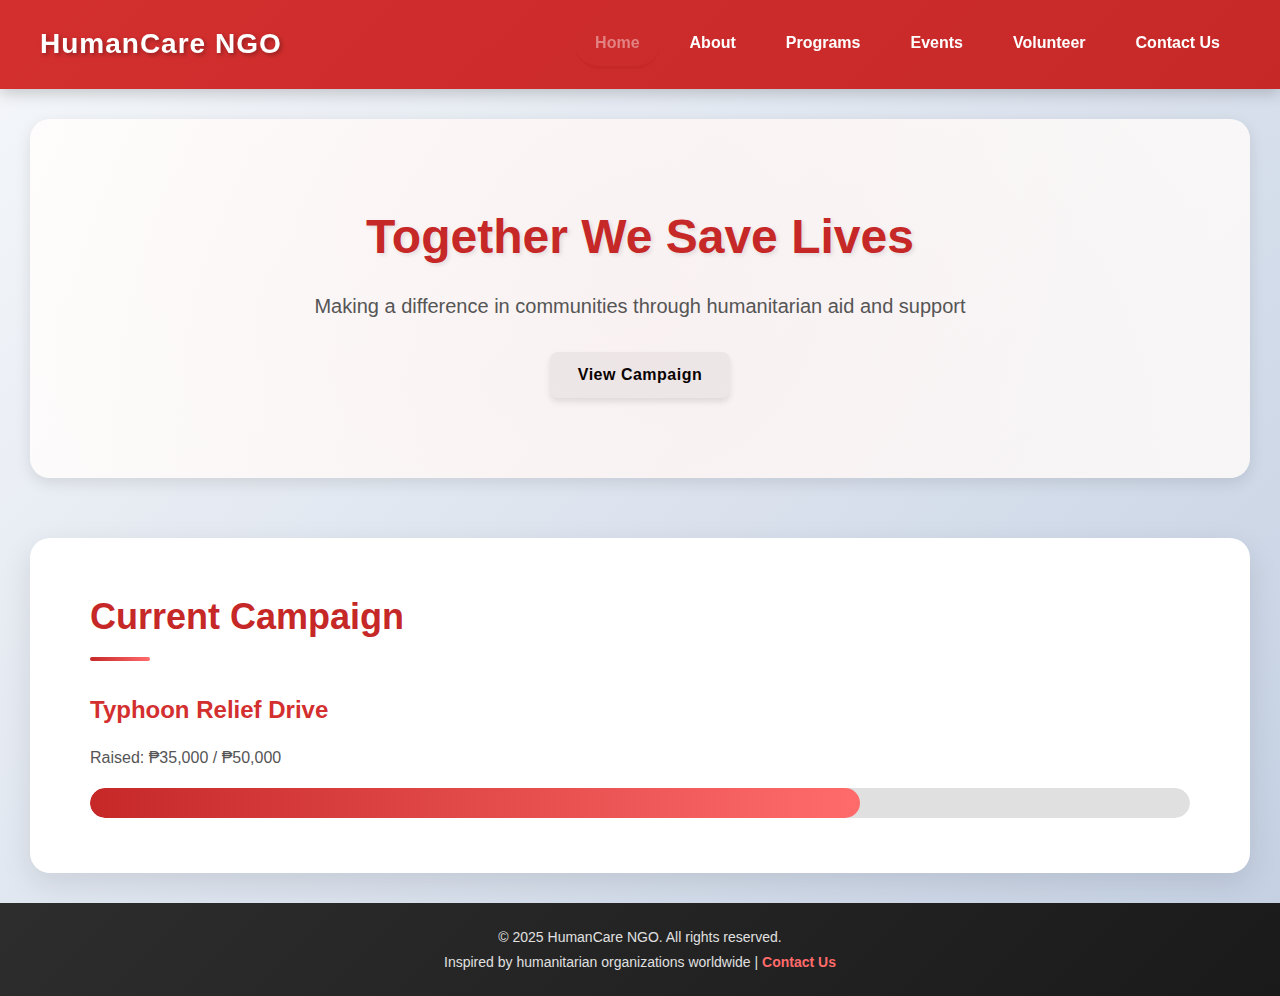
<file: index.html>
<!DOCTYPE html>
<html lang="en">
<head>
    <meta charset="UTF-8">
    <meta name="viewport" content="width=device-width, initial-scale=1.0">
    <title>Home | HumanCare NGO</title>
    <link rel="stylesheet" href="CSS_File/style.css">
</head>
<body>

<nav>
    <h2>HumanCare NGO</h2>
    <div class="links">
        <a href="index.html">Home</a>
        <a href="about.html">About</a>
        <a href="programs.html">Programs</a>
        <a href="events.html">Events</a>
        <a href="volunteer.html">Volunteer</a>
        <a href="contacts.html">Contact Us</a>
    </div>
</nav>

<header class="hero">
    <h1>Together We Save Lives</h1>
    <p>Making a difference in communities through humanitarian aid and support</p>
    <button onclick="openModal()">View Campaign</button>
</header>   

<section class="section">
    <h2>Current Campaign</h2>
    <div id="dynamicCampaign"></div>
</section>

<div id="modal" class="modal">
    <div class="modal-content">
        <span class="close" onclick="closeModal()">&times;</span>
        <h3>Disaster Relief Campaign</h3>
        <p>Your help brings hope to affected families.</p>
    </div>
</div>


<footer>
    <div class="footer-bottom">
        <p>&copy; 2025 HumanCare NGO. All rights reserved.</p>
        <p>Inspired by humanitarian organizations worldwide | <a href="contacts.html">Contact Us</a></p>
    </div>
</footer>

 
<script src="Script_File/script.js"></script>
</body>
</html>
</file>
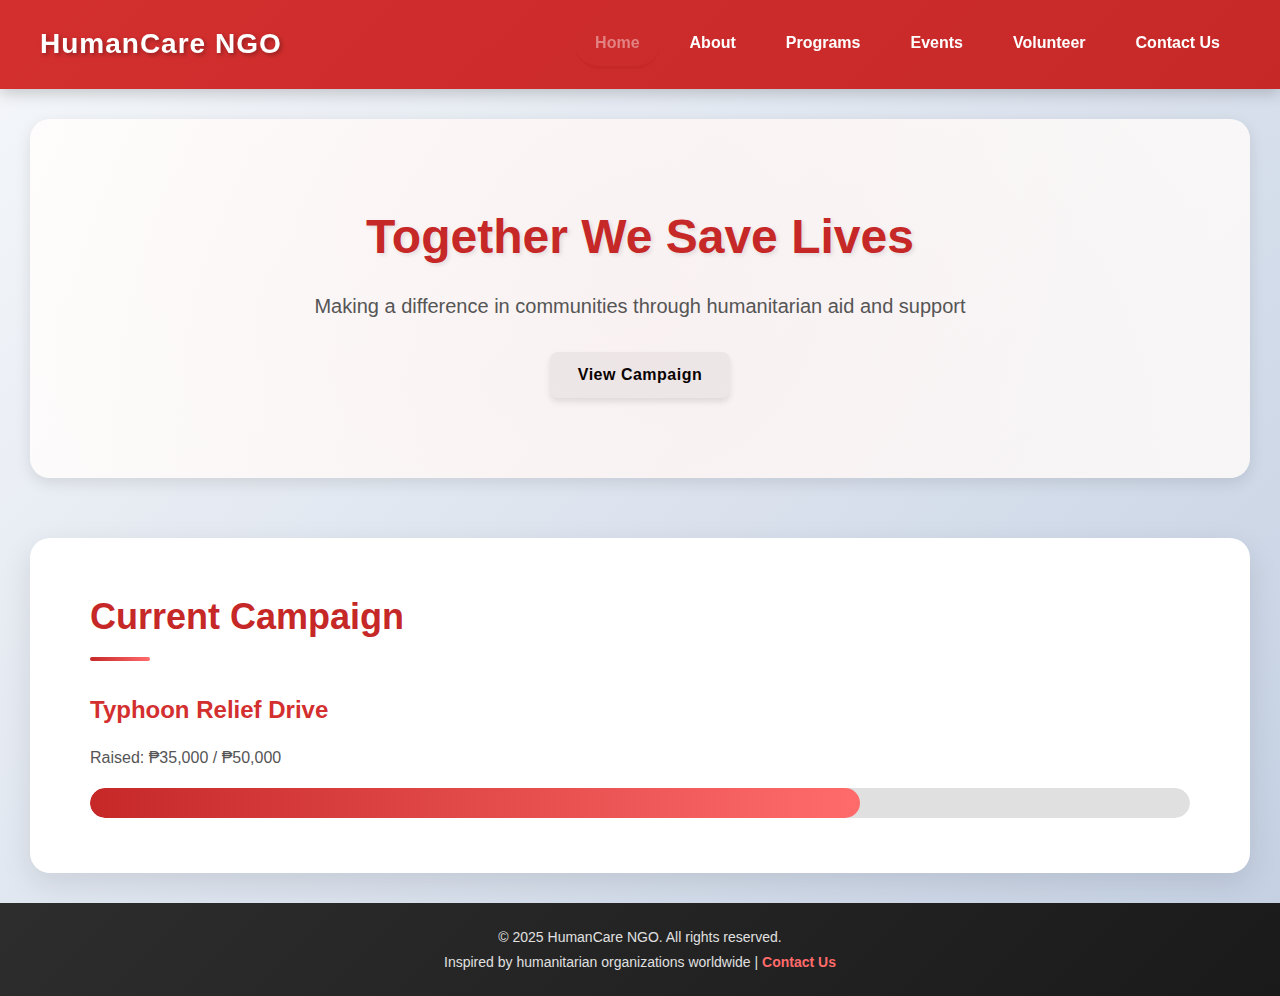
<file: HTML_Files/index.html>
<!DOCTYPE html>
<html lang="en">
<head>
    <meta charset="UTF-8">
    <meta name="viewport" content="width=device-width, initial-scale=1.0">
    <title>Home | HumanCare NGO</title>
    <link rel="stylesheet" href="../CSS_File/style.css">
</head>
<body>

<nav>
    <h2>HumanCare NGO</h2>
    <div class="links">
        <a href="index.html">Home</a>
        <a href="about.html">About</a>
        <a href="programs.html">Programs</a>
        <a href="events.html">Events</a>
        <a href="volunteer.html">Volunteer</a>
        <a href="contacts.html">Contact Us</a>
    </div>
</nav>

<header class="hero">
    <h1>Together We Save Lives</h1>
    <p>Making a difference in communities through humanitarian aid and support</p>
    <button onclick="openModal()">View Campaign</button>
</header>   

<section class="section">
    <h2>Current Campaign</h2>
    <div id="dynamicCampaign"></div>
</section>

<div id="modal" class="modal">
    <div class="modal-content">
        <span class="close" onclick="closeModal()">&times;</span>
        <h3>Disaster Relief Campaign</h3>
        <p>Your help brings hope to affected families.</p>
    </div>
</div>


<footer>
    <div class="footer-bottom">
        <p>&copy; 2025 HumanCare NGO. All rights reserved.</p>
        <p>Inspired by humanitarian organizations worldwide | <a href="contacts.html">Contact Us</a></p>
    </div>
</footer>


<link rel="stylesheet" href="../CSS_File/style.css">    
<script src="../Script_File/script.js"></script>
</body>
</html>
</file>
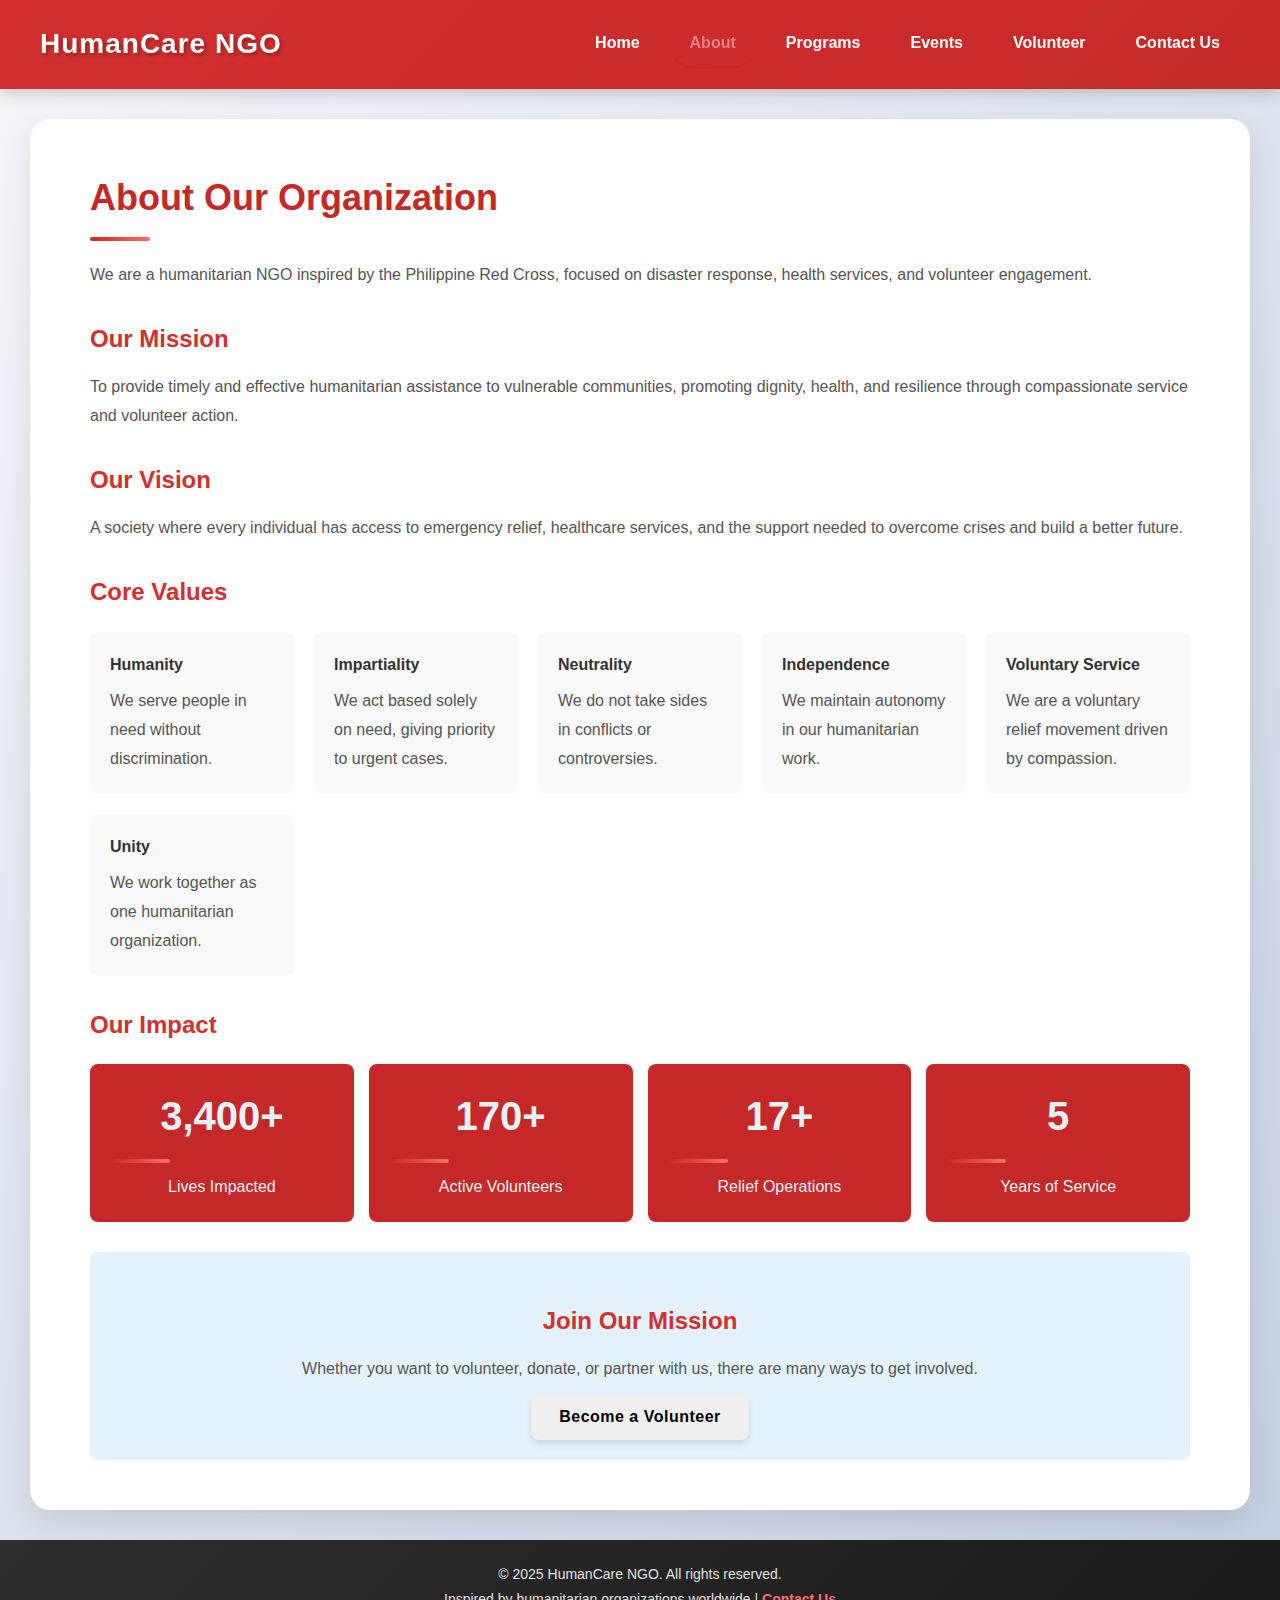
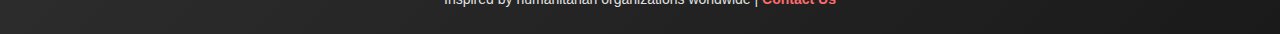
<file: about.html>
<!DOCTYPE html>
<html lang="en">
<head>
    <meta charset="UTF-8">
    <meta name="viewport" content="width=device-width, initial-scale=1.0">
    <title>About | HumanCare NGO</title>
    <link rel="stylesheet" href="CSS_File/style.css">
</head>
<body>

<nav>
    <h2>HumanCare NGO</h2>
    <div class="links">
        <a href="index.html">Home</a>
        <a href="about.html">About</a>
        <a href="programs.html">Programs</a>
        <a href="events.html">Events</a>
        <a href="volunteer.html">Volunteer</a>
        <a href="contacts.html">Contact Us</a>
    </div>
</nav>

<section class="section">
    <h2>About Our Organization</h2>
    <p>We are a humanitarian NGO inspired by the Philippine Red Cross, focused on disaster response, health services, and volunteer engagement.</p>
    
    <h3 style="margin-top: 30px;">Our Mission</h3>
    <p>To provide timely and effective humanitarian assistance to vulnerable communities, promoting dignity, health, and resilience through compassionate service and volunteer action.</p>
    
    <h3 style="margin-top: 30px;">Our Vision</h3>
    <p>A society where every individual has access to emergency relief, healthcare services, and the support needed to overcome crises and build a better future.</p>
    
    <h3 style="margin-top: 30px;">Core Values</h3>
    <div style="display: grid; grid-template-columns: repeat(auto-fit, minmax(200px, 1fr)); gap: 20px; margin-top: 20px;">
        <div style="padding: 20px; background: #f9f9f9; border-radius: 8px;">
            <strong>Humanity</strong>
            <p style="margin-top: 10px;">We serve people in need without discrimination.</p>
        </div>
        <div style="padding: 20px; background: #f9f9f9; border-radius: 8px;">
            <strong>Impartiality</strong>
            <p style="margin-top: 10px;">We act based solely on need, giving priority to urgent cases.</p>
        </div>
        <div style="padding: 20px; background: #f9f9f9; border-radius: 8px;">
            <strong>Neutrality</strong>
            <p style="margin-top: 10px;">We do not take sides in conflicts or controversies.</p>
        </div>
        <div style="padding: 20px; background: #f9f9f9; border-radius: 8px;">
            <strong>Independence</strong>
            <p style="margin-top: 10px;">We maintain autonomy in our humanitarian work.</p>
        </div>
        <div style="padding: 20px; background: #f9f9f9; border-radius: 8px;">
            <strong>Voluntary Service</strong>
            <p style="margin-top: 10px;">We are a voluntary relief movement driven by compassion.</p>
        </div>
        <div style="padding: 20px; background: #f9f9f9; border-radius: 8px;">
            <strong>Unity</strong>
            <p style="margin-top: 10px;">We work together as one humanitarian organization.</p>
        </div>
    </div>
    
    <h3 style="margin-top: 30px;">Our Impact</h3>
    <div style="display: grid; grid-template-columns: repeat(auto-fit, minmax(150px, 1fr)); gap: 15px; margin-top: 20px; text-align: center;">
        <div style="padding: 20px; background: #c62828; color: white; border-radius: 8px;">
            <h2 id="livesImpacted" style="margin: 0; font-size: 2.5em;color:#e3f2fd">0</h2>
            <p style="margin: 10px 0 0 0; color:#e3f2fd">Lives Impacted</p>
        </div>
        <div style="padding: 20px; background: #c62828; color: white; border-radius: 8px;">
            <h2 id="volunteers" style="margin: 0; font-size: 2.5em;color:#e3f2fd">0</h2>
            <p style="margin: 10px 0 0 0;color:#e3f2fd">Active Volunteers</p>
        </div>
        <div style="padding: 20px; background: #c62828; color: white; border-radius: 8px;">
            <h2 id="operations" style="margin: 0; font-size: 2.5em;color: #e3f2fd;">0</h2>
            <p style="margin: 10px 0 0 0;color: #e3f2fd">Relief Operations</p>
        </div>
        <div style="padding: 20px; background: #c62828; color: white; border-radius: 8px;">
            <h2 id="yearsService" style="margin: 0; font-size: 2.5em;color: #e3f2fd;">0</h2>
            <p style="margin: 10px 0 0 0;color:#e3f2fd">Years of Service</p>
        </div>
    </div>
    
    <div style="margin-top: 30px; padding: 20px; background: #e3f2fd; border-radius: 8px; text-align: center;">
        <h3>Join Our Mission</h3>
        <p>Whether you want to volunteer, donate, or partner with us, there are many ways to get involved.</p>
        <button onclick="window.location.href='volunteer.html'" style="margin-top: 10px;">Become a Volunteer</button>
    </div>
</section>


<footer>  
    <div class="footer-bottom">
        <p>&copy; 2025 HumanCare NGO. All rights reserved.</p>
        <p>Inspired by humanitarian organizations worldwide | <a href="contacts.html">Contact Us</a></p>
    </div>
</footer>

<link rel="stylesheet" href="CSS_File/style.css">
<script src="Script_File/script.js"></script>
</body>
</html>
</file>
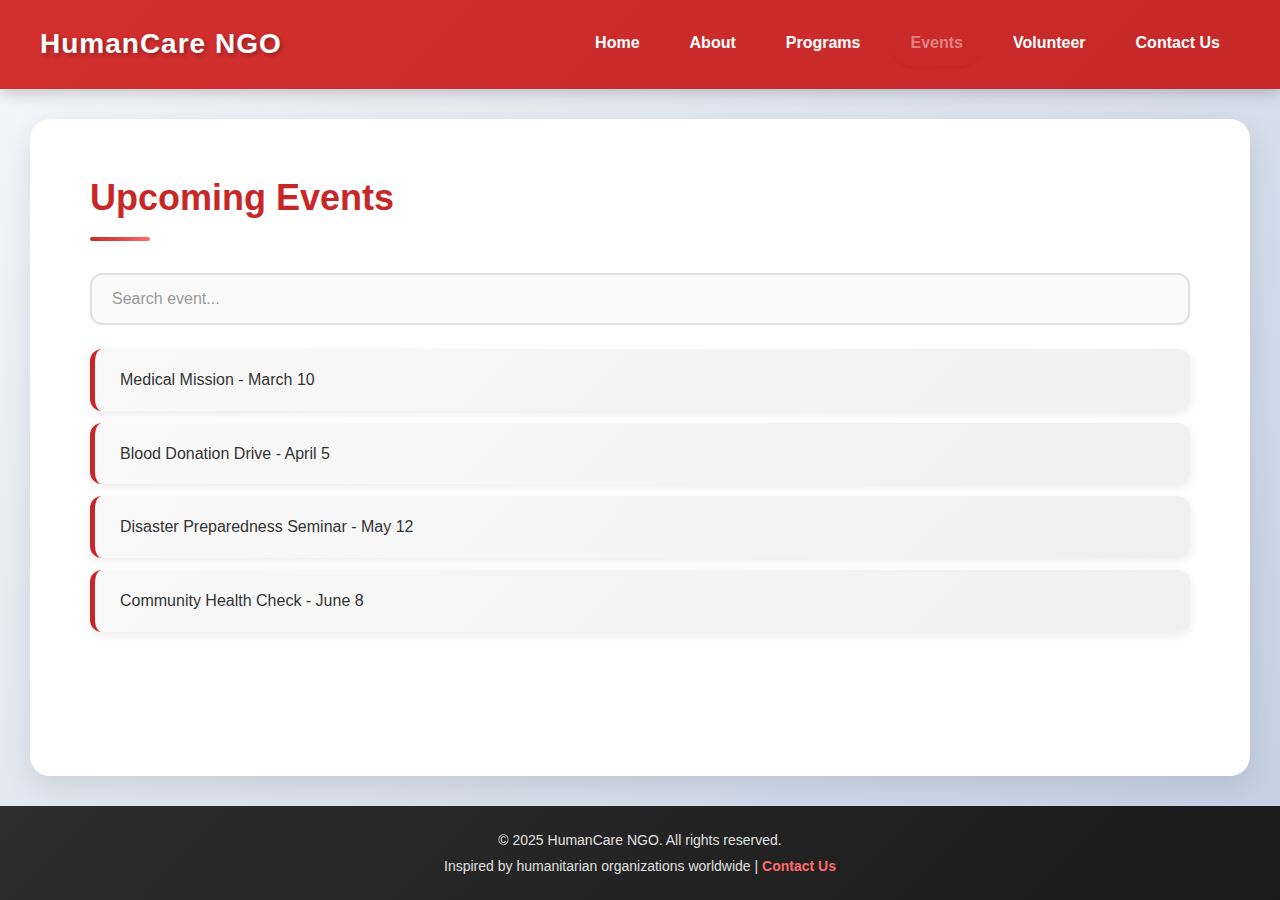
<file: events.html>
<!DOCTYPE html>
<html lang="en">
<head>
    <meta charset="UTF-8">
    <meta name="viewport" content="width=device-width, initial-scale=1.0">
    <title>Events | HumanCare NGO</title>
    <link rel="stylesheet" href="CSS_File/style.css">
</head>
<body>

<nav>
    <h2>HumanCare NGO</h2>
    <div class="links">
        <a href="index.html">Home</a>
        <a href="about.html">About</a>
        <a href="programs.html">Programs</a>
        <a href="events.html">Events</a>
        <a href="volunteer.html">Volunteer</a>
        <a href="contacts.html">Contact Us</a>
    </div>
</nav>

<section class="section">
    <h2>Upcoming Events</h2>
    <input type="text" id="searchEvent" placeholder="Search event..." onkeyup="filterEvents()">
    <ul id="eventList"></ul>
</section>


<footer>  
    <div class="footer-bottom">
        <p>&copy; 2025 HumanCare NGO. All rights reserved.</p>
        <p>Inspired by humanitarian organizations worldwide | <a href="contacts.html">Contact Us</a></p>
    </div>
</footer>


<link rel="stylesheet" href="CSS_File/style.css">
<script src="Script_File/script.js"></script>
</body>
</html>
</file>
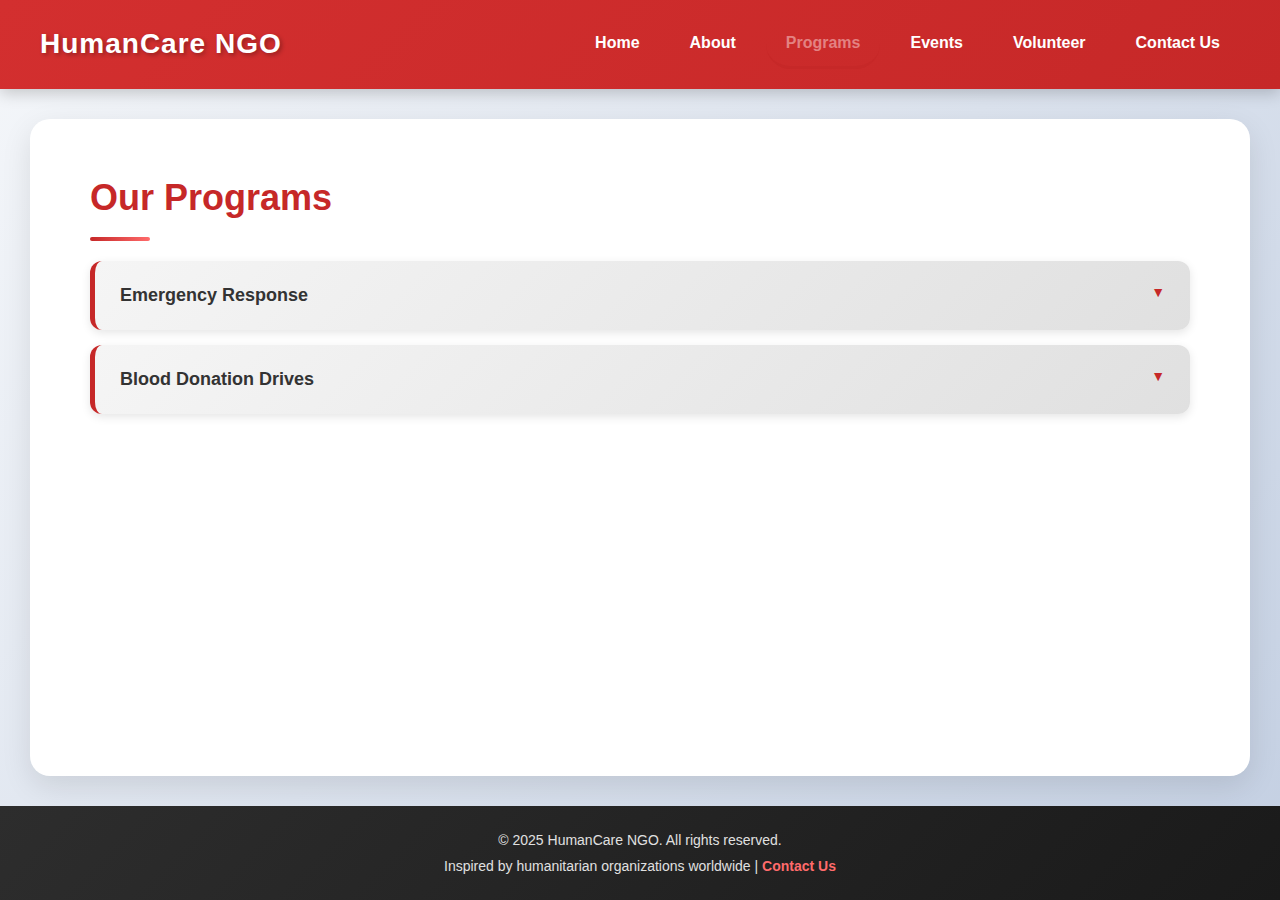
<file: programs.html>
<!DOCTYPE html>
<html lang="en">
<head>
    <meta charset="UTF-8">
    <meta name="viewport" content="width=device-width, initial-scale=1.0">
    <title>Programs | HumanCare NGO</title>
    <link rel="stylesheet" href="CSS_File/style.css">
</head>
<body>

<nav>
    <h2>HumanCare NGO</h2>
    <div class="links">
        <a href="index.html">Home</a>
        <a href="about.html">About</a>
        <a href="programs.html">Programs</a>
        <a href="events.html">Events</a>
        <a href="volunteer.html">Volunteer</a>
        <a href="contacts.html">Contact Us</a>
    </div>
</nav>

<section class="section">
    <h2>Our Programs</h2>

    <div class="accordion" onclick="toggleAccordion(this)">
        Emergency Response
    </div>
    <div class="panel">Immediate assistance during disasters and emergencies.</div>

    <div class="accordion" onclick="toggleAccordion(this)">
        Blood Donation Drives
    </div>
    <div class="panel">Organized blood donation events to save lives.</div>

</section>

<footer>  
    <div class="footer-bottom">
        <p>&copy; 2025 HumanCare NGO. All rights reserved.</p>
        <p>Inspired by humanitarian organizations worldwide | <a href="contacts.html">Contact Us</a></p>
    </div>
</footer>

<script src="Script_File/script.js"></script>
</body>
</html>
</file>
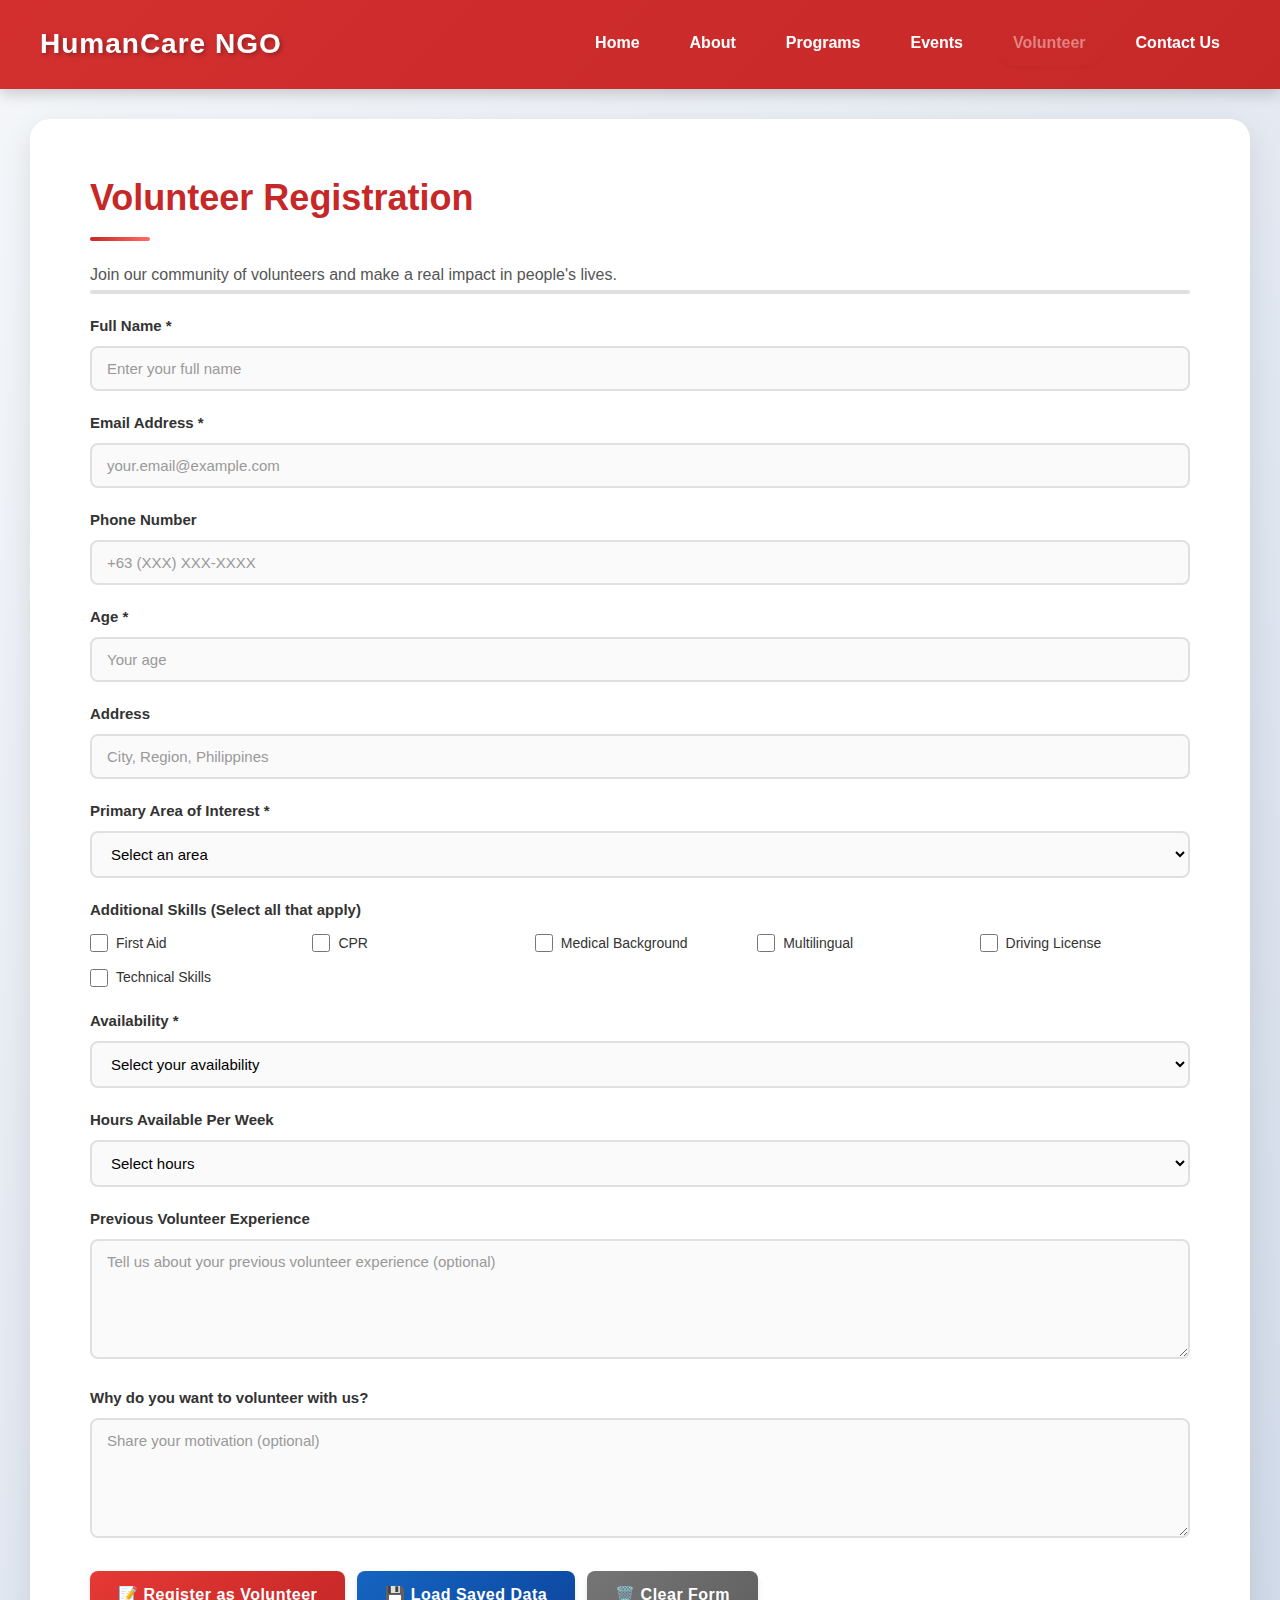
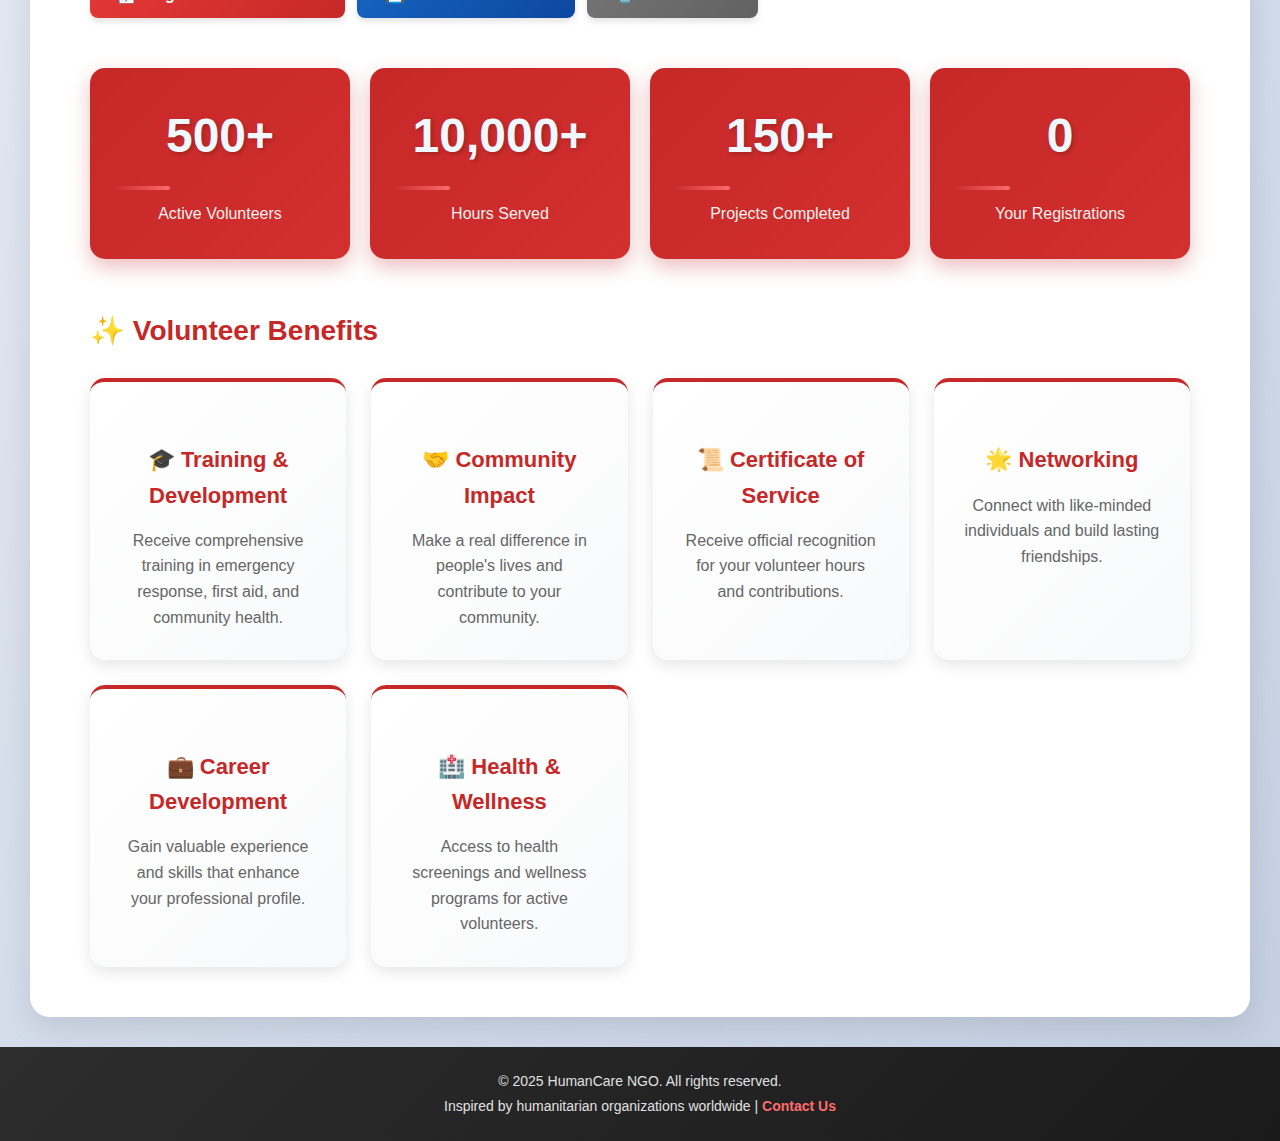
<file: volunteer.html>
<!DOCTYPE html>
<html lang="en">
<head>
    <meta charset="UTF-8">
    <meta name="viewport" content="width=device-width, initial-scale=1.0">
    <title>Volunteer | HumanCare NGO</title>
    <link rel="stylesheet" href="CSS_File/style.css">
</head>
<body>

<nav>
    <h2>HumanCare NGO</h2>
    <div class="links">
        <a href="index.html">Home</a>
        <a href="about.html">About</a>
        <a href="programs.html">Programs</a>
        <a href="events.html">Events</a>
        <a href="volunteer.html">Volunteer</a>
        <a href="contacts.html">Contact Us</a>
    </div>
</nav>

<section class="section">
    <h2>Volunteer Registration</h2>
    <p>Join our community of volunteers and make a real impact in people's lives.</p>

    <!-- Progress Indicator -->
    <div class="progress-indicator">
        <div class="progress-bar" id="formProgress"></div>
    </div>

    <!-- Previous Registration Alert -->
    <div id="previousRegistration" style="display: none;"></div>

    <form id="volunteerForm" data-local-only="true">
        <div class="form-group">
            <label for="name">Full Name *</label>
            <input type="text" id="name" placeholder="Enter your full name" required autocomplete="name">
            <span class="error-message">Please enter your full name</span>
        </div>
        
        <div class="form-group">
            <label for="email">Email Address *</label>
            <input type="email" id="email" placeholder="your.email@example.com" required autocomplete="email">
            <span class="error-message">Please enter a valid email address</span>
        </div>
        
        <div class="form-group">
            <label for="phone">Phone Number</label>
            <input type="tel" id="phone" placeholder="+63 (XXX) XXX-XXXX" autocomplete="tel">
            <span class="error-message">Please enter a valid phone number</span>
        </div>
        
        <div class="form-group">
            <label for="age">Age *</label>
            <input type="number" id="age" placeholder="Your age" min="16" max="100" required>
            <span class="error-message">You must be at least 16 years old</span>
        </div>
        
        <div class="form-group">
            <label for="address">Address</label>
            <input type="text" id="address" placeholder="City, Region, Philippines" autocomplete="street-address">
        </div>
        
        <div class="form-group">
            <label for="interests">Primary Area of Interest *</label>
            <select id="interests" required>
                <option value="">Select an area</option>
                <option value="Emergency Response">Emergency Response</option>
                <option value="Blood Donation">Blood Donation</option>
                <option value="Medical Missions">Medical Missions</option>
                <option value="Community Health">Community Health</option>
                <option value="Health Education">Health Education</option>
                <option value="Fundraising & Events">Fundraising & Events</option>
                <option value="Administrative Support">Administrative Support</option>
            </select>
            <span class="error-message">Please select an area of interest</span>
        </div>
        
        <div class="form-group">
            <label>Additional Skills (Select all that apply)</label>
            <div class="checkbox-group">
                <div class="checkbox-item">
                    <input type="checkbox" id="skill_firstaid" value="First Aid">
                    <label for="skill_firstaid">First Aid</label>
                </div>
                <div class="checkbox-item">
                    <input type="checkbox" id="skill_cpr" value="CPR">
                    <label for="skill_cpr">CPR</label>
                </div>
                <div class="checkbox-item">
                    <input type="checkbox" id="skill_medical" value="Medical Background">
                    <label for="skill_medical">Medical Background</label>
                </div>
                <div class="checkbox-item">
                    <input type="checkbox" id="skill_languages" value="Multilingual">
                    <label for="skill_languages">Multilingual</label>
                </div>
                <div class="checkbox-item">
                    <input type="checkbox" id="skill_driving" value="Driving License">
                    <label for="skill_driving">Driving License</label>
                </div>
                <div class="checkbox-item">
                    <input type="checkbox" id="skill_tech" value="Technical Skills">
                    <label for="skill_tech">Technical Skills</label>
                </div>
            </div>
        </div>
        
        <div class="form-group">
            <label for="availability">Availability *</label>
            <select id="availability" required>
                <option value="">Select your availability</option>
                <option value="Weekdays">Weekdays</option>
                <option value="Weekends">Weekends</option>
                <option value="Both Weekdays & Weekends">Both Weekdays & Weekends</option>
                <option value="Flexible">Flexible</option>
                <option value="On-Call/Emergency Only">On-Call/Emergency Only</option>
            </select>
            <span class="error-message">Please select your availability</span>
        </div>
        
        <div class="form-group">
            <label for="hoursPerWeek">Hours Available Per Week</label>
            <select id="hoursPerWeek">
                <option value="">Select hours</option>
                <option value="1-5 hours">1-5 hours</option>
                <option value="6-10 hours">6-10 hours</option>
                <option value="11-20 hours">11-20 hours</option>
                <option value="20+ hours">20+ hours</option>
            </select>
        </div>
        
        <div class="form-group">
            <label for="experience">Previous Volunteer Experience</label>
            <textarea id="experience" placeholder="Tell us about your previous volunteer experience (optional)" rows="4"></textarea>
        </div>
        
        <div class="form-group">
            <label for="motivation">Why do you want to volunteer with us?</label>
            <textarea id="motivation" placeholder="Share your motivation (optional)" rows="3"></textarea>
        </div>
        
        <div class="btn-group">
            <button type="submit" class="btn btn-primary">📝 Register as Volunteer</button>
            <button type="button" onclick="loadSavedData()" class="btn btn-secondary">💾 Load Saved Data</button>
            <button type="button" onclick="clearForm()" class="btn btn-tertiary">🗑️ Clear Form</button>
        </div>
    </form>

    <div id="msg" style="display: none; margin-top: 20px;"></div>

    <!-- Download Section -->
    <div class="download-section" id="downloadSection" style="display: none;">
        <h3 style="color: #c62828; margin-bottom: 15px;">📥 Download Your Registrations</h3>
        <p style="margin-bottom: 15px;">Export your volunteer registration data as CSV or JSON file for your records. Files are generated locally on your device.</p>
        <div class="btn-group">
            <button onclick="downloadCSV()" class="btn btn-success">📊 Download as CSV</button>
            <button onclick="downloadJSON()" class="btn btn-secondary">📄 Download as JSON</button>
        </div>
    </div>

    <!-- Saved Registrations Display -->
    <div id="savedRegistrationsSection" style="margin-top: 50px; display: none;">
        <h3 style="color: #c62828; font-size: 28px; margin-bottom: 20px;">📋 Your Previous Registrations (Stored Locally)</h3>
        <div id="savedRegistrationsList"></div>
        <div class="btn-group" style="margin-top: 20px;">
            <button onclick="clearAllRegistrations()" class="btn" style="background: linear-gradient(135deg, #e53935 0%, #c62828 100%);">🗑️ Clear All Registrations</button>
            <button onclick="emailRegistrations()" class="btn btn-secondary">📧 Email Registrations</button>
        </div>
    </div>

    <!-- Statistics Section -->
    <div class="stats-grid" style="margin-top: 50px;">
        <div class="stat-box">
            <h2 id="totalVolunteers" style="color: aliceblue;">500+</h2>
            <p>Active Volunteers</p>
        </div>
        <div class="stat-box">
            <h2 id="hoursServed" style="color: aliceblue;">10,000+</h2>
            <p>Hours Served</p>
        </div>
        <div class="stat-box">
            <h2 id="projectsCompleted" style="color: aliceblue;">150+</h2>
            <p>Projects Completed</p>
        </div>
        <div class="stat-box">
            <h2 id="yourRegistrations" style="color: aliceblue;">0</h2>
            <p>Your Registrations</p>
        </div>
    </div>

    <!-- Benefits Section -->
    <div style="margin-top: 50px;">
        <h3 style="color: #c62828; font-size: 28px; margin-bottom: 20px;">✨ Volunteer Benefits</h3>
        <div class="card-grid">
            <div class="card">
                <h3>🎓 Training & Development</h3>
                <p>Receive comprehensive training in emergency response, first aid, and community health.</p>
            </div>
            <div class="card">
                <h3>🤝 Community Impact</h3>
                <p>Make a real difference in people's lives and contribute to your community.</p>
            </div>
            <div class="card">
                <h3>📜 Certificate of Service</h3>
                <p>Receive official recognition for your volunteer hours and contributions.</p>
            </div>
            <div class="card">
                <h3>🌟 Networking</h3>
                <p>Connect with like-minded individuals and build lasting friendships.</p>
            </div>
            <div class="card">
                <h3>💼 Career Development</h3>
                <p>Gain valuable experience and skills that enhance your professional profile.</p>
            </div>
            <div class="card">
                <h3>🏥 Health & Wellness</h3>
                <p>Access to health screenings and wellness programs for active volunteers.</p>
            </div>
        </div>
    </div>
</section>

<footer>  
    <div class="footer-bottom">
        <p>&copy; 2025 HumanCare NGO. All rights reserved.</p>
        <p>Inspired by humanitarian organizations worldwide | <a href="contacts.html">Contact Us</a></p>
    </div>
</footer>

<script src="Script_File/script.js"></script>
<script>
    
window.addEventListener('DOMContentLoaded', function() {
    console.log('🔒 Privacy: All data stored locally only');
    checkPreviousRegistration();
    displaySavedRegistrations();
    updateRegistrationCount();
    updateDownloadSection();
    setupAutoSave();
    loadFormProgress();
    addFormValidation();
    addPhoneNumberRestriction();
});

// ===== Phone Number Restriction (11 digits, numbers only) =====
function addPhoneNumberRestriction() {
    const phoneInput = document.getElementById('phone');
    
    if (phoneInput) {
        phoneInput.addEventListener('input', function(e) {
            // Remove all non-numeric characters
            let value = this.value.replace(/\D/g, '');
            
            // Limit to 11 digits
            if (value.length > 11) {
                value = value.slice(0, 11);
            }
            
            // Update the input value
            this.value = value;
            
            // Real-time validation feedback
            const formGroup = this.closest('.form-group');
            if (value.length > 0 && value.length !== 11) {
                formGroup.classList.add('error');
                const errorMsg = formGroup.querySelector('.error-message');
                if (errorMsg) {
                    errorMsg.textContent = `Phone must be exactly 11 digits (currently ${value.length})`;
                }
            } else {
                formGroup.classList.remove('error');
                const errorMsg = formGroup.querySelector('.error-message');
                if (errorMsg) {
                    errorMsg.textContent = 'Please enter a valid phone number';
                }
            }
        });
        
        // Prevent non-numeric input
        phoneInput.addEventListener('keypress', function(e) {
            const char = String.fromCharCode(e.which);
            if (!/[0-9]/.test(char)) {
                e.preventDefault();
            }
        });
        
        // Prevent paste of non-numeric content
        phoneInput.addEventListener('paste', function(e) {
            e.preventDefault();
            const pastedData = (e.clipboardData || window.clipboardData).getData('text');
            const numericOnly = pastedData.replace(/\D/g, '').slice(0, 11);
            this.value = numericOnly;
            
            // Trigger input event for validation
            const event = new Event('input', { bubbles: true });
            this.dispatchEvent(event);
        });
    }
}

function setupAutoSave() {
    const formInputs = document.querySelectorAll('#volunteerForm input, #volunteerForm select, #volunteerForm textarea');
    formInputs.forEach(input => {
        input.addEventListener('input', function() {
            saveFormProgress();
            updateFormProgress();
        });
    });
}

function saveFormProgress() {
    const formData = {
        name: document.getElementById('name').value,
        email: document.getElementById('email').value,
        phone: document.getElementById('phone').value,
        age: document.getElementById('age').value,
        address: document.getElementById('address').value,
        interests: document.getElementById('interests').value,
        availability: document.getElementById('availability').value,
        hoursPerWeek: document.getElementById('hoursPerWeek').value,
        experience: document.getElementById('experience').value,
        motivation: document.getElementById('motivation').value,
        skills: getSelectedSkills()
    };
    sessionStorage.setItem('volunteerFormProgress', JSON.stringify(formData));
}

function loadFormProgress() {
    const savedProgress = sessionStorage.getItem('volunteerFormProgress');
    if (savedProgress) {
        const data = JSON.parse(savedProgress);
        document.getElementById('name').value = data.name || '';
        document.getElementById('email').value = data.email || '';
        document.getElementById('phone').value = data.phone || '';
        document.getElementById('age').value = data.age || '';
        document.getElementById('address').value = data.address || '';
        document.getElementById('interests').value = data.interests || '';
        document.getElementById('availability').value = data.availability || '';
        document.getElementById('hoursPerWeek').value = data.hoursPerWeek || '';
        document.getElementById('experience').value = data.experience || '';
        document.getElementById('motivation').value = data.motivation || '';
        
        if (data.skills && Array.isArray(data.skills)) {
            data.skills.forEach(skill => {
                const checkbox = Array.from(document.querySelectorAll('.checkbox-item input[type="checkbox"]'))
                    .find(cb => cb.value === skill);
                if (checkbox) checkbox.checked = true;
            });
        }
        
        updateFormProgress();
    }
}

function updateFormProgress() {
    const requiredFields = document.querySelectorAll('#volunteerForm [required]');
    let filledFields = 0;
    
    requiredFields.forEach(field => {
        if (field.value.trim() !== '') {
            filledFields++;
        }
    });
    
    const progress = (filledFields / requiredFields.length) * 100;
    document.getElementById('formProgress').style.width = progress + '%';
}

function addFormValidation() {
    const nameInput = document.getElementById('name');
    const emailInput = document.getElementById('email');
    const phoneInput = document.getElementById('phone');
    const ageInput = document.getElementById('age');
    
    nameInput.addEventListener('blur', function() {
        validateName(this);
    });
    
    emailInput.addEventListener('blur', function() {
        validateEmail(this);
    });
    
    // Real-time email validation
    emailInput.addEventListener('input', function() {
        const formGroup = this.closest('.form-group');
        if (this.value.trim().length > 0) {
            validateEmail(this);
        } else {
            formGroup.classList.remove('error');
        }
    });
    
    phoneInput.addEventListener('blur', function() {
        if (this.value.trim() !== '') {
            validatePhone(this);
        }
    });
    
    ageInput.addEventListener('blur', function() {
        validateAge(this);
    });
}

function validateName(input) {
    const formGroup = input.closest('.form-group');
    const errorMsg = formGroup.querySelector('.error-message');
    
    if (input.value.trim().length < 2) {
        formGroup.classList.add('error');
        if (errorMsg) errorMsg.textContent = 'Please enter your full name (at least 2 characters)';
        return false;
    } else {
        formGroup.classList.remove('error');
        return true;
    }
}

function validateEmail(input) {
    const formGroup = input.closest('.form-group');
    const errorMsg = formGroup.querySelector('.error-message');
    const email = input.value.trim();
    
    // Comprehensive email validation
    const emailRegex = /^[a-zA-Z0-9._-]+@[a-zA-Z0-9.-]+\.[a-zA-Z]{2,}$/;
    
    // Additional checks
    const hasAtSymbol = email.includes('@');
    const parts = email.split('@');
    const hasDomain = parts.length === 2 && parts[1].includes('.');
    const validFormat = emailRegex.test(email);
    
    if (!email) {
        formGroup.classList.add('error');
        if (errorMsg) errorMsg.textContent = 'Email is required';
        return false;
    } else if (!hasAtSymbol) {
        formGroup.classList.add('error');
        if (errorMsg) errorMsg.textContent = 'Email must contain @ symbol';
        return false;
    } else if (!hasDomain) {
        formGroup.classList.add('error');
        if (errorMsg) errorMsg.textContent = 'Email must have a valid domain (e.g., @gmail.com)';
        return false;
    } else if (!validFormat) {
        formGroup.classList.add('error');
        if (errorMsg) errorMsg.textContent = 'Please enter a valid email address';
        return false;
    } else if (email.length < 6) {
        formGroup.classList.add('error');
        if (errorMsg) errorMsg.textContent = 'Email address is too short';
        return false;
    } else {
        formGroup.classList.remove('error');
        if (errorMsg) errorMsg.textContent = 'Please enter a valid email address';
        return true;
    }
}

function validatePhone(input) {
    const formGroup = input.closest('.form-group');
    const errorMsg = formGroup.querySelector('.error-message');
    const phone = input.value.trim();
    
    // Phone is optional, but if provided must be exactly 11 digits
    if (phone === '') {
        formGroup.classList.remove('error');
        return true;
    }
    
    // Check if only numbers
    if (!/^\d+$/.test(phone)) {
        formGroup.classList.add('error');
        if (errorMsg) errorMsg.textContent = 'Phone must contain only numbers';
        return false;
    }
    
    // Check if exactly 11 digits
    if (phone.length !== 11) {
        formGroup.classList.add('error');
        if (errorMsg) errorMsg.textContent = `Phone must be exactly 11 digits (currently ${phone.length})`;
        return false;
    }
    
    formGroup.classList.remove('error');
    return true;
}

function validateAge(input) {
    const formGroup = input.closest('.form-group');
    const errorMsg = formGroup.querySelector('.error-message');
    const age = parseInt(input.value);
    
    if (isNaN(age) || age < 16 || age > 100) {
        formGroup.classList.add('error');
        if (errorMsg) {
            if (isNaN(age)) {
                errorMsg.textContent = 'Please enter a valid age';
            } else if (age < 16) {
                errorMsg.textContent = 'You must be at least 16 years old';
            } else {
                errorMsg.textContent = 'Please enter a valid age';
            }
        }
        return false;
    } else {
        formGroup.classList.remove('error');
        return true;
    }
}

function getSelectedSkills() {
    const skills = [];
    document.querySelectorAll('.checkbox-item input[type="checkbox"]:checked').forEach(checkbox => {
        skills.push(checkbox.value);
    });
    return skills;
}

function checkPreviousRegistration() {
    const lastRegistration = localStorage.getItem('lastVolunteerRegistration');
    if (lastRegistration) {
        const data = JSON.parse(lastRegistration);
        const registrationDate = new Date(data.registrationDate);
        const daysSince = Math.floor((new Date() - registrationDate) / (1000 * 60 * 60 * 24));
        
        const alertDiv = document.getElementById('previousRegistration');
        alertDiv.style.display = 'block';
        alertDiv.className = 'alert alert-info';
        alertDiv.innerHTML = `
            <h3 style="margin-bottom: 10px;">👋 Welcome Back, ${data.name}!</h3>
            <p style="margin: 5px 0;">You registered ${daysSince} day(s) ago for <strong>${data.interests}</strong>.</p>
            <p style="margin: 5px 0;">Email: ${data.email}</p>
            <button onclick="loadLastRegistration()" class="btn btn-secondary" style="margin-top: 10px; padding: 8px 20px; font-size: 14px;">Use Previous Info</button>
        `;
    }
}

function loadLastRegistration() {
    const lastRegistration = localStorage.getItem('lastVolunteerRegistration');
    if (lastRegistration) {
        const data = JSON.parse(lastRegistration);
        document.getElementById('name').value = data.name || '';
        document.getElementById('email').value = data.email || '';
        document.getElementById('phone').value = data.phone || '';
        document.getElementById('age').value = data.age || '';
        document.getElementById('address').value = data.address || '';
        document.getElementById('interests').value = data.interests || '';
        document.getElementById('availability').value = data.availability || '';
        document.getElementById('hoursPerWeek').value = data.hoursPerWeek || '';
        document.getElementById('experience').value = data.experience || '';
        document.getElementById('motivation').value = data.motivation || '';
        
        if (data.skills && Array.isArray(data.skills)) {
            // Clear all checkboxes first
            document.querySelectorAll('.checkbox-item input[type="checkbox"]').forEach(cb => {
                cb.checked = false;
            });
            
            // Check the saved skills
            data.skills.forEach(skill => {
                const checkbox = Array.from(document.querySelectorAll('.checkbox-item input[type="checkbox"]'))
                    .find(cb => cb.value === skill);
                if (checkbox) checkbox.checked = true;
            });
        }
        
        updateFormProgress();
        alert('✅ Previous data loaded from local storage!');
    }
}

function loadSavedData() {
    const saved = localStorage.getItem('lastVolunteerRegistration');
    if (saved) {
        loadLastRegistration();
    } else {
        alert('ℹ️ No saved data found in local storage.');
    }
}

function clearForm() {
    if (confirm('Are you sure you want to clear the form?')) {
        document.getElementById('volunteerForm').reset();
        sessionStorage.removeItem('volunteerFormProgress');
        const msg = document.getElementById('msg');
        msg.textContent = '';
        msg.style.display = 'none';
        document.querySelectorAll('.form-group').forEach(group => {
            group.classList.remove('error');
        });
        updateFormProgress();
        alert('✅ Form cleared successfully!');
    }
}

function displaySavedRegistrations() {
    const allRegistrations = JSON.parse(localStorage.getItem('allVolunteerRegistrations')) || [];
    
    if (allRegistrations.length > 0) {
        const section = document.getElementById('savedRegistrationsSection');
        const list = document.getElementById('savedRegistrationsList');
        section.style.display = 'block';
        
        list.innerHTML = allRegistrations.map((reg, index) => {
            const skillsHTML = reg.skills && reg.skills.length > 0 
                ? `<div class="skill-tags">${reg.skills.map(skill => `<span class="skill-tag">${skill}</span>`).join('')}</div>`
                : '';
            
            return `
                <div class="registration-card">
                    <div class="registration-header">
                        <h3 style="color: #c62828; margin: 0;">Registration #${index + 1}</h3>
                        <button onclick="deleteRegistration(${index})" class="btn" style="padding: 8px 15px; font-size: 14px; background: linear-gradient(135deg, #e53935 0%, #c62828 100%);">🗑️ Delete</button>
                    </div>
                    <div class="registration-info">
                        <p><strong>Name:</strong> ${reg.name}</p>
                        <p><strong>Email:</strong> ${reg.email}</p>
                        <p><strong>Phone:</strong> ${reg.phone || 'Not provided'}</p>
                        <p><strong>Age:</strong> ${reg.age || 'Not provided'}</p>
                        <p><strong>Address:</strong> ${reg.address || 'Not provided'}</p>
                        <p><strong>Interest:</strong> ${reg.interests}</p>
                        <p><strong>Availability:</strong> ${reg.availability || 'Not specified'}</p>
                        <p><strong>Hours/Week:</strong> ${reg.hoursPerWeek || 'Not specified'}</p>
                        ${skillsHTML}
                        <p><strong>Registered:</strong> ${new Date(reg.registrationDate).toLocaleString()}</p>
                    </div>
                </div>
            `;
        }).join('');
    } else {
        document.getElementById('savedRegistrationsSection').style.display = 'none';
    }
}

function deleteRegistration(index) {
    if (confirm('Are you sure you want to delete this registration?')) {
        const allRegistrations = JSON.parse(localStorage.getItem('allVolunteerRegistrations')) || [];
        allRegistrations.splice(index, 1);
        localStorage.setItem('allVolunteerRegistrations', JSON.stringify(allRegistrations));
        
        displaySavedRegistrations();
        updateRegistrationCount();
        updateDownloadSection();
        alert('✅ Registration deleted!');
    }
}

function clearAllRegistrations() {
    if (confirm('⚠️ Delete ALL registrations from local storage? This cannot be undone.')) {
        localStorage.removeItem('allVolunteerRegistrations');
        localStorage.removeItem('lastVolunteerRegistration');
        document.getElementById('savedRegistrationsSection').style.display = 'none';
        updateRegistrationCount();
        updateDownloadSection();
        alert('✅ All registrations cleared!');
        location.reload();
    }
}

function updateRegistrationCount() {
    const allRegistrations = JSON.parse(localStorage.getItem('allVolunteerRegistrations')) || [];
    document.getElementById('yourRegistrations').textContent = allRegistrations.length;
}

function updateDownloadSection() {
    const allRegistrations = JSON.parse(localStorage.getItem('allVolunteerRegistrations')) || [];
    const downloadSection = document.getElementById('downloadSection');
    downloadSection.style.display = allRegistrations.length > 0 ? 'block' : 'none';
}

function downloadCSV() {
    const allRegistrations = JSON.parse(localStorage.getItem('allVolunteerRegistrations')) || [];
    
    if (allRegistrations.length === 0) {
        alert('No registrations to download.');
        return;
    }
    
    const headers = ['Registration Date','Name','Email','Phone','Age','Address','Primary Interest','Skills','Availability','Hours Per Week','Experience','Motivation'];
    let csvContent = headers.join(',') + '\n';
    
    allRegistrations.forEach(reg => {
        const row = [
            new Date(reg.registrationDate).toLocaleString(),
            `"${reg.name}"`,
            reg.email,
            reg.phone || '',
            reg.age || '',
            `"${reg.address || ''}"`,
            reg.interests,
            `"${reg.skills ? reg.skills.join('; ') : ''}"`,
            reg.availability || '',
            reg.hoursPerWeek || '',
            `"${(reg.experience || '').replace(/"/g, '""')}"`,
            `"${(reg.motivation || '').replace(/"/g, '""')}"`
        ];
        csvContent += row.join(',') + '\n';
    });
    
    const blob = new Blob([csvContent], { type: 'text/csv;charset=utf-8;' });
    const link = document.createElement('a');
    const url = URL.createObjectURL(blob);
    const timestamp = new Date().toISOString().split('T')[0];
    
    link.setAttribute('href', url);
    link.setAttribute('download', `volunteer_registrations_${timestamp}.csv`);
    link.style.visibility = 'hidden';
    document.body.appendChild(link);
    link.click();
    document.body.removeChild(link);
    
    alert('✅ CSV file downloaded!');
}

function downloadJSON() {
    const allRegistrations = JSON.parse(localStorage.getItem('allVolunteerRegistrations')) || [];
    
    if (allRegistrations.length === 0) {
        alert('No registrations to download.');
        return;
    }
    
    const jsonContent = JSON.stringify(allRegistrations, null, 2);
    const blob = new Blob([jsonContent], { type: 'application/json' });
    const link = document.createElement('a');
    const url = URL.createObjectURL(blob);
    const timestamp = new Date().toISOString().split('T')[0];
    
    link.setAttribute('href', url);
    link.setAttribute('download', `volunteer_registrations_${timestamp}.json`);
    link.style.visibility = 'hidden';
    document.body.appendChild(link);
    link.click();
    document.body.removeChild(link);
    
    alert('✅ JSON file downloaded!');
}

function emailRegistrations() {
    const allRegistrations = JSON.parse(localStorage.getItem('allVolunteerRegistrations')) || [];
    
    if (allRegistrations.length === 0) {
        alert('No registrations to email.');
        return;
    }
    
    let emailBody = 'VOLUNTEER REGISTRATIONS\n\n';
    
    allRegistrations.forEach((reg, index) => {
        emailBody += `Registration #${index + 1}\n`;
        emailBody += `Date: ${new Date(reg.registrationDate).toLocaleString()}\n`;
        emailBody += `Name: ${reg.name}\n`;
        emailBody += `Email: ${reg.email}\n`;
        emailBody += `Phone: ${reg.phone || 'N/A'}\n`;
        emailBody += `Age: ${reg.age || 'N/A'}\n`;
        emailBody += `Address: ${reg.address || 'N/A'}\n`;
        emailBody += `Interest: ${reg.interests}\n`;
        emailBody += `Skills: ${reg.skills ? reg.skills.join(', ') : 'N/A'}\n`;
        emailBody += `Availability: ${reg.availability || 'N/A'}\n`;
        emailBody += `Hours/Week: ${reg.hoursPerWeek || 'N/A'}\n`;
        emailBody += `\n---\n\n`;
    });
    
    const subject = 'My Volunteer Registrations';
    const mailtoLink = `mailto:?subject=${encodeURIComponent(subject)}&body=${encodeURIComponent(emailBody)}`;
    window.location.href = mailtoLink;
}

// ===== FORM SUBMISSION HANDLER =====
const volunteerForm = document.getElementById('volunteerForm');
if (volunteerForm) {
    volunteerForm.addEventListener('submit', function(e) {
        e.preventDefault();
        
        // Comprehensive validation
        let isValid = true;
        let errorMessages = [];
        
        // Validate Name
        const nameInput = document.getElementById('name');
        if (!validateName(nameInput)) {
            isValid = false;
            errorMessages.push('Valid full name is required');
        }
        
        // Validate Email
        const emailInput = document.getElementById('email');
        if (!validateEmail(emailInput)) {
            isValid = false;
            errorMessages.push('Valid email address is required');
        }
        
        // Validate Phone (if provided)
        const phoneInput = document.getElementById('phone');
        if (phoneInput.value.trim() !== '' && !validatePhone(phoneInput)) {
            isValid = false;
            errorMessages.push('Phone must be exactly 11 digits (numbers only)');
        }
        
        // Validate Age
        const ageInput = document.getElementById('age');
        if (!validateAge(ageInput)) {
            isValid = false;
            errorMessages.push('Valid age (16-100) is required');
        }
        
        // Validate Interests
        const interestsInput = document.getElementById('interests');
        if (!interestsInput.value) {
            isValid = false;
            errorMessages.push('Please select an area of interest');
            interestsInput.closest('.form-group').classList.add('error');
        } else {
            interestsInput.closest('.form-group').classList.remove('error');
        }
        
        // Validate Availability
        const availabilityInput = document.getElementById('availability');
        if (!availabilityInput.value) {
            isValid = false;
            errorMessages.push('Please select your availability');
            availabilityInput.closest('.form-group').classList.add('error');
        } else {
            availabilityInput.closest('.form-group').classList.remove('error');
        }
        
        if (!isValid) {
            const msg = document.getElementById('msg');
            msg.className = 'alert alert-error';
            msg.style.display = 'block';
            msg.innerHTML = `
                <strong>⚠️ Please fix the following errors:</strong><br>
                ${errorMessages.map(err => `• ${err}`).join('<br>')}
            `;
            msg.scrollIntoView({ behavior: 'smooth', block: 'center' });
            return;
        }
        
        // All validation passed - prepare form data
        const formData = {
            name: nameInput.value.trim(),
            email: emailInput.value.trim(),
            phone: phoneInput.value.trim(),
            age: ageInput.value.trim(),
            address: document.getElementById('address').value.trim(),
            interests: interestsInput.value,
            skills: getSelectedSkills(),
            availability: availabilityInput.value,
            hoursPerWeek: document.getElementById('hoursPerWeek').value,
            experience: document.getElementById('experience').value.trim(),
            motivation: document.getElementById('motivation').value.trim(),
            registrationDate: new Date().toISOString()
        };
        
        // Save to localStorage
        localStorage.setItem('lastVolunteerRegistration', JSON.stringify(formData));
        
        const allRegistrations = JSON.parse(localStorage.getItem('allVolunteerRegistrations')) || [];
        allRegistrations.push(formData);
        localStorage.setItem('allVolunteerRegistrations', JSON.stringify(allRegistrations));
        
        sessionStorage.removeItem('volunteerFormProgress');
        
        const msg = document.getElementById('msg');
        msg.className = 'alert alert-success';
        msg.style.display = 'block';
        msg.innerHTML = `
            <strong>✅ Registration Successful!</strong><br>
            Thank you, ${formData.name}! We'll contact you at ${formData.email} soon.<br>
            <small>🔒 Your registration is saved locally on your device only.</small>
        `;
        
        volunteerForm.reset();
        document.querySelectorAll('.form-group').forEach(group => {
            group.classList.remove('error');
        });
        updateFormProgress();
        
        displaySavedRegistrations();
        updateRegistrationCount();
        updateDownloadSection();
        
        msg.scrollIntoView({ behavior: 'smooth', block: 'center' });
        
        setTimeout(() => {
            msg.style.display = 'none';
        }, 10000);
    });
}

console.log('%c🔒 PRIVACY', 'font-weight: bold; color: #4caf50;');
console.log('All data stored ONLY in browser localStorage.');
console.log('NO server, database, or GitHub uploads.');
</script>
</body>
</html>
</file>
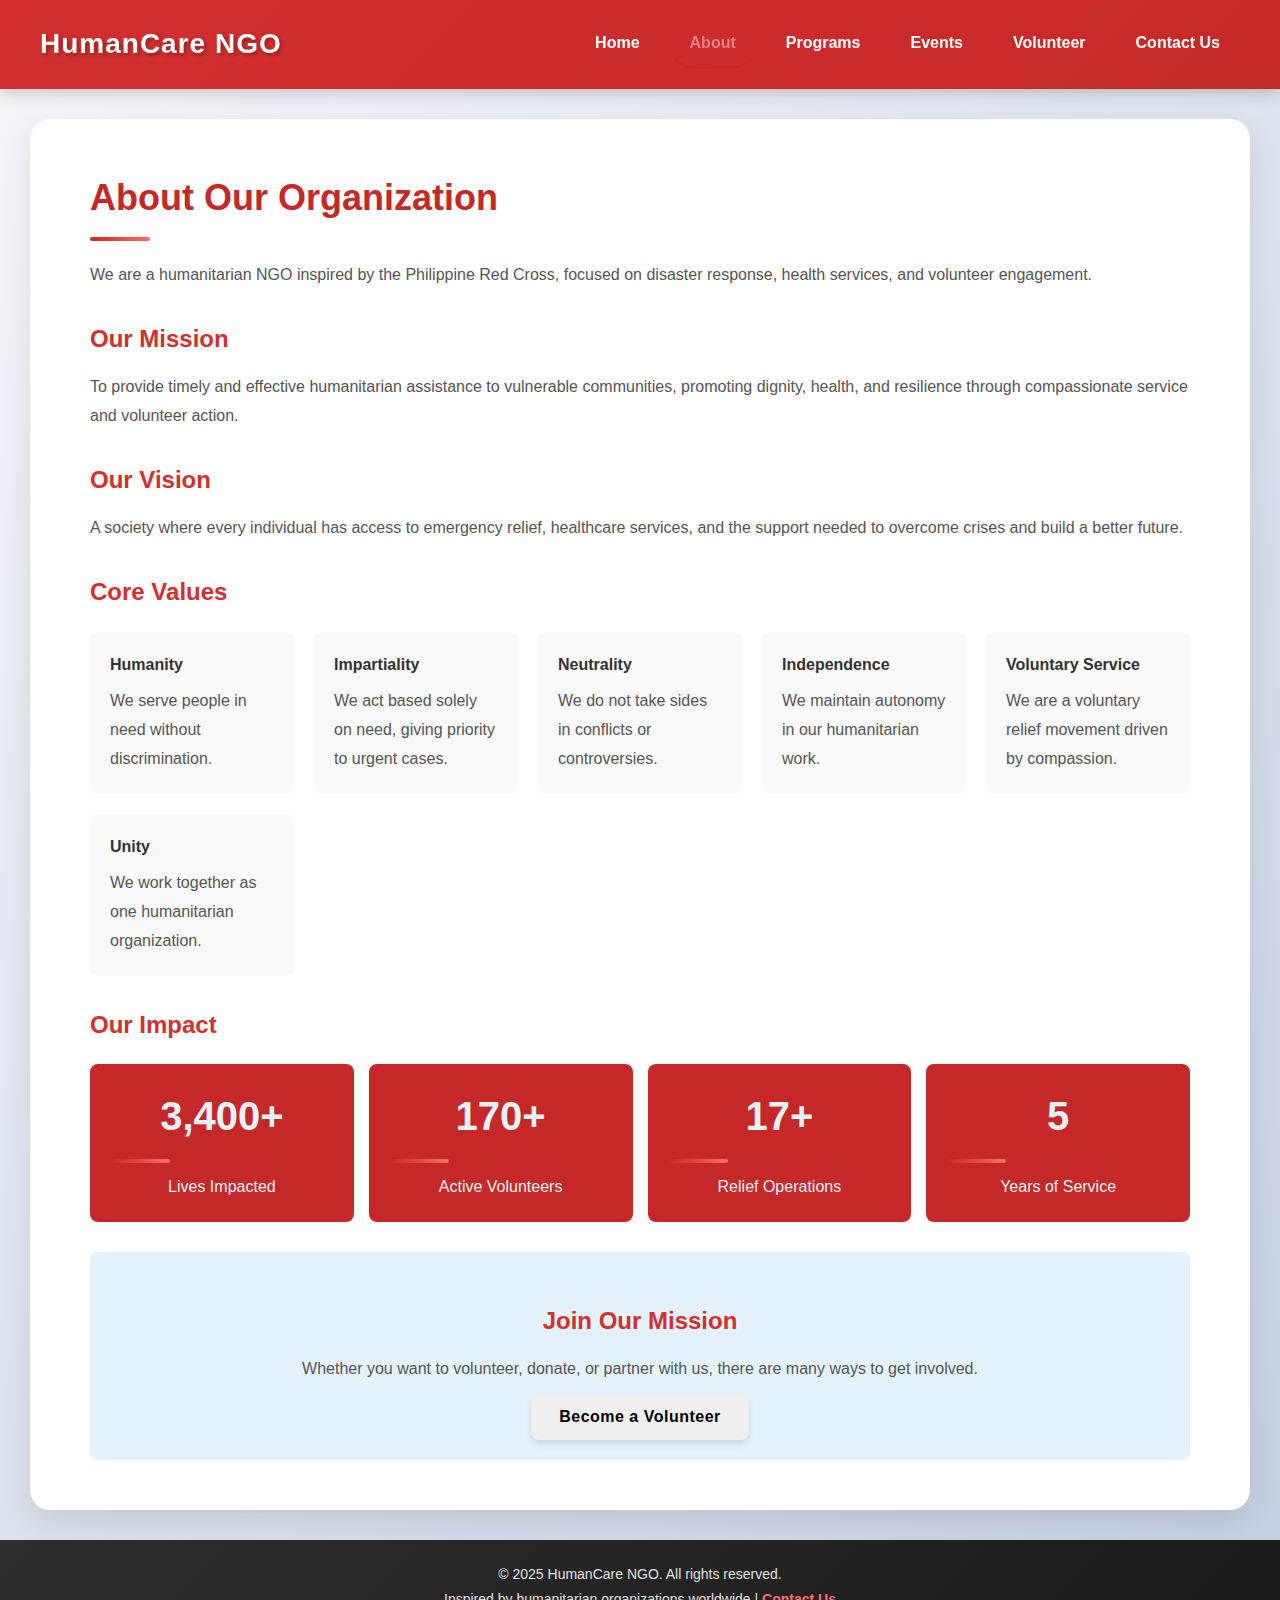
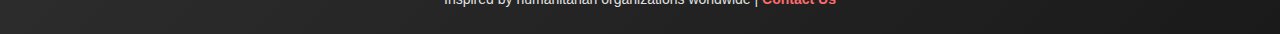
<file: HTML_Files/about.html>
<!DOCTYPE html>
<html lang="en">
<head>
    <meta charset="UTF-8">
    <meta name="viewport" content="width=device-width, initial-scale=1.0">
    <title>About | HumanCare NGO</title>
    <link rel="stylesheet" href="../CSS_File/style.css">
</head>
<body>

<nav>
    <h2>HumanCare NGO</h2>
    <div class="links">
        <a href="index.html">Home</a>
        <a href="about.html">About</a>
        <a href="programs.html">Programs</a>
        <a href="events.html">Events</a>
        <a href="volunteer.html">Volunteer</a>
        <a href="contacts.html">Contact Us</a>
    </div>
</nav>

<section class="section">
    <h2>About Our Organization</h2>
    <p>We are a humanitarian NGO inspired by the Philippine Red Cross, focused on disaster response, health services, and volunteer engagement.</p>
    
    <h3 style="margin-top: 30px;">Our Mission</h3>
    <p>To provide timely and effective humanitarian assistance to vulnerable communities, promoting dignity, health, and resilience through compassionate service and volunteer action.</p>
    
    <h3 style="margin-top: 30px;">Our Vision</h3>
    <p>A society where every individual has access to emergency relief, healthcare services, and the support needed to overcome crises and build a better future.</p>
    
    <h3 style="margin-top: 30px;">Core Values</h3>
    <div style="display: grid; grid-template-columns: repeat(auto-fit, minmax(200px, 1fr)); gap: 20px; margin-top: 20px;">
        <div style="padding: 20px; background: #f9f9f9; border-radius: 8px;">
            <strong>Humanity</strong>
            <p style="margin-top: 10px;">We serve people in need without discrimination.</p>
        </div>
        <div style="padding: 20px; background: #f9f9f9; border-radius: 8px;">
            <strong>Impartiality</strong>
            <p style="margin-top: 10px;">We act based solely on need, giving priority to urgent cases.</p>
        </div>
        <div style="padding: 20px; background: #f9f9f9; border-radius: 8px;">
            <strong>Neutrality</strong>
            <p style="margin-top: 10px;">We do not take sides in conflicts or controversies.</p>
        </div>
        <div style="padding: 20px; background: #f9f9f9; border-radius: 8px;">
            <strong>Independence</strong>
            <p style="margin-top: 10px;">We maintain autonomy in our humanitarian work.</p>
        </div>
        <div style="padding: 20px; background: #f9f9f9; border-radius: 8px;">
            <strong>Voluntary Service</strong>
            <p style="margin-top: 10px;">We are a voluntary relief movement driven by compassion.</p>
        </div>
        <div style="padding: 20px; background: #f9f9f9; border-radius: 8px;">
            <strong>Unity</strong>
            <p style="margin-top: 10px;">We work together as one humanitarian organization.</p>
        </div>
    </div>
    
    <h3 style="margin-top: 30px;">Our Impact</h3>
    <div style="display: grid; grid-template-columns: repeat(auto-fit, minmax(150px, 1fr)); gap: 15px; margin-top: 20px; text-align: center;">
        <div style="padding: 20px; background: #c62828; color: white; border-radius: 8px;">
            <h2 id="livesImpacted" style="margin: 0; font-size: 2.5em;color:#e3f2fd">0</h2>
            <p style="margin: 10px 0 0 0; color:#e3f2fd">Lives Impacted</p>
        </div>
        <div style="padding: 20px; background: #c62828; color: white; border-radius: 8px;">
            <h2 id="volunteers" style="margin: 0; font-size: 2.5em;color:#e3f2fd">0</h2>
            <p style="margin: 10px 0 0 0;color:#e3f2fd">Active Volunteers</p>
        </div>
        <div style="padding: 20px; background: #c62828; color: white; border-radius: 8px;">
            <h2 id="operations" style="margin: 0; font-size: 2.5em;color: #e3f2fd;">0</h2>
            <p style="margin: 10px 0 0 0;color: #e3f2fd">Relief Operations</p>
        </div>
        <div style="padding: 20px; background: #c62828; color: white; border-radius: 8px;">
            <h2 id="yearsService" style="margin: 0; font-size: 2.5em;color: #e3f2fd;">0</h2>
            <p style="margin: 10px 0 0 0;color:#e3f2fd">Years of Service</p>
        </div>
    </div>
    
    <div style="margin-top: 30px; padding: 20px; background: #e3f2fd; border-radius: 8px; text-align: center;">
        <h3>Join Our Mission</h3>
        <p>Whether you want to volunteer, donate, or partner with us, there are many ways to get involved.</p>
        <button onclick="window.location.href='volunteer.html'" style="margin-top: 10px;">Become a Volunteer</button>
    </div>
</section>


<footer>  
    <div class="footer-bottom">
        <p>&copy; 2025 HumanCare NGO. All rights reserved.</p>
        <p>Inspired by humanitarian organizations worldwide | <a href="contacts.html">Contact Us</a></p>
    </div>
</footer>

<link rel="stylesheet" href="../CSS_File/style.css">
<script src="../Script_File/script.js"></script>
</body>
</html>
</file>
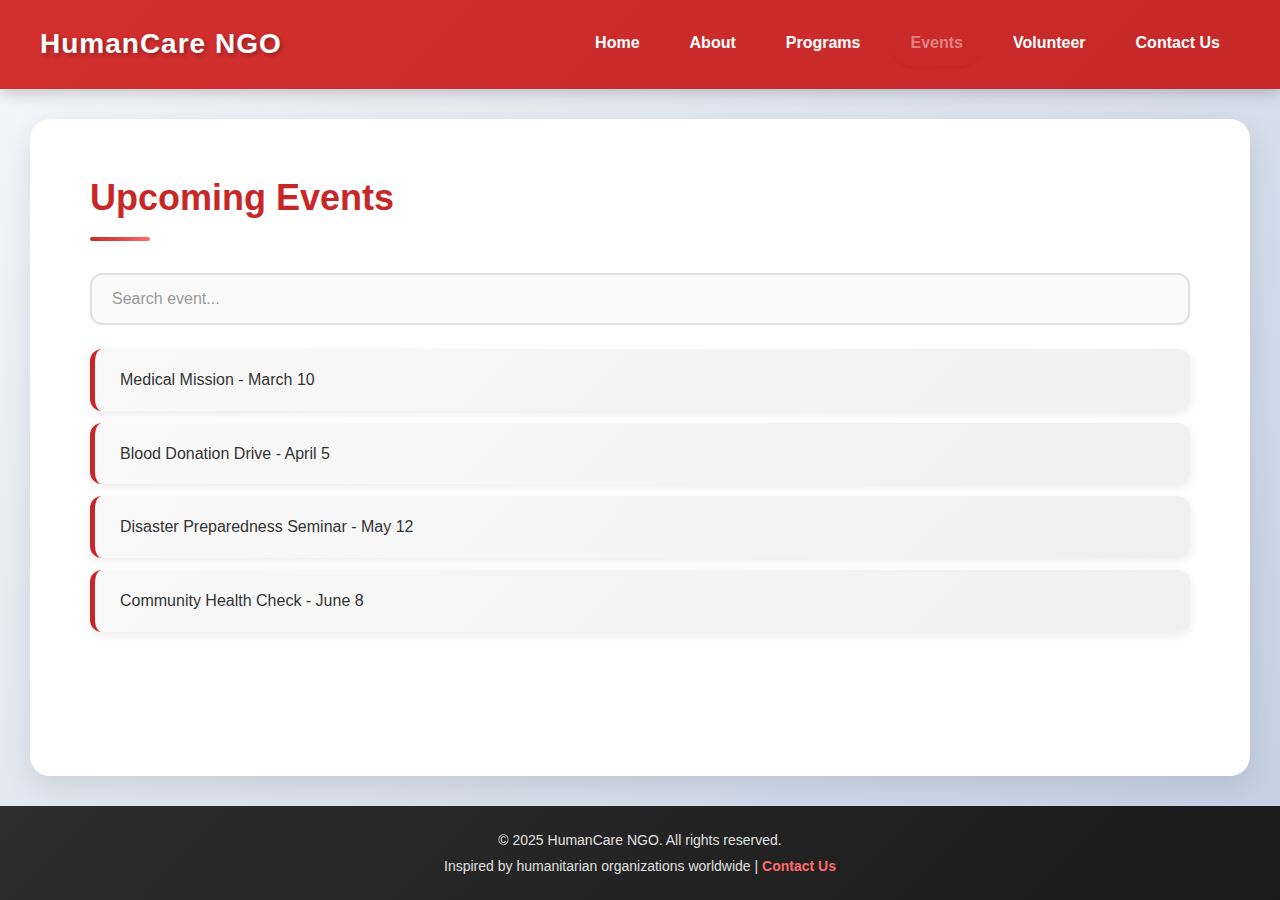
<file: HTML_Files/events.html>
<!DOCTYPE html>
<html lang="en">
<head>
    <meta charset="UTF-8">
    <meta name="viewport" content="width=device-width, initial-scale=1.0">
    <title>Events | HumanCare NGO</title>
    <link rel="stylesheet" href="../CSS_File/style.css">
</head>
<body>

<nav>
    <h2>HumanCare NGO</h2>
    <div class="links">
        <a href="index.html">Home</a>
        <a href="about.html">About</a>
        <a href="programs.html">Programs</a>
        <a href="events.html">Events</a>
        <a href="volunteer.html">Volunteer</a>
        <a href="contacts.html">Contact Us</a>
    </div>
</nav>

<section class="section">
    <h2>Upcoming Events</h2>
    <input type="text" id="searchEvent" placeholder="Search event..." onkeyup="filterEvents()">
    <ul id="eventList"></ul>
</section>


<footer>  
    <div class="footer-bottom">
        <p>&copy; 2025 HumanCare NGO. All rights reserved.</p>
        <p>Inspired by humanitarian organizations worldwide | <a href="contacts.html">Contact Us</a></p>
    </div>
</footer>


<link rel="stylesheet" href="../CSS_File/style.css">
<script src="../Script_File/script.js"></script>
</body>
</html>
</file>
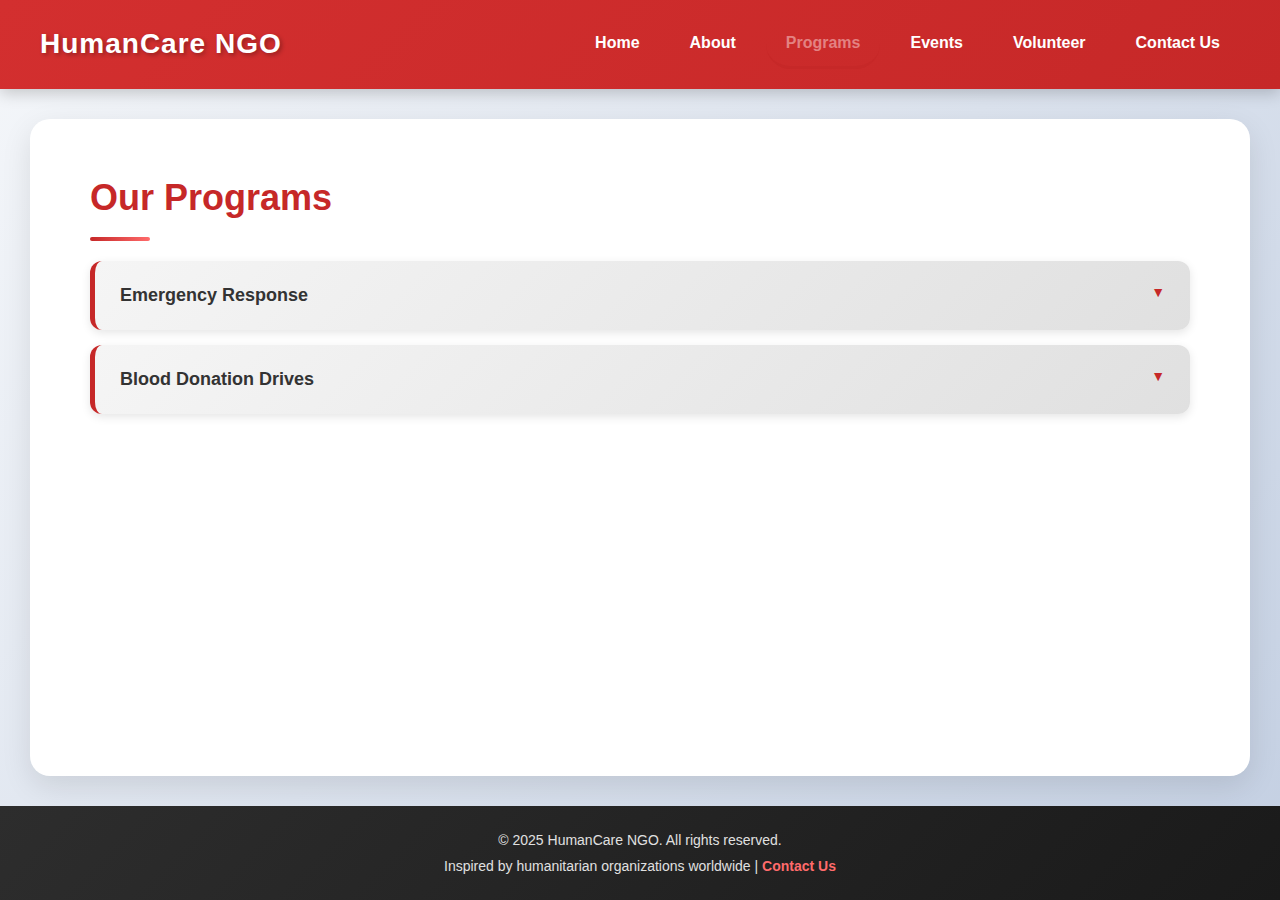
<file: HTML_Files/programs.html>
<!DOCTYPE html>
<html lang="en">
<head>
    <meta charset="UTF-8">
    <meta name="viewport" content="width=device-width, initial-scale=1.0">
    <title>Programs | HumanCare NGO</title>
    <link rel="stylesheet" href="../CSS_File/style.css">
</head>
<body>

<nav>
    <h2>HumanCare NGO</h2>
    <div class="links">
        <a href="index.html">Home</a>
        <a href="about.html">About</a>
        <a href="programs.html">Programs</a>
        <a href="events.html">Events</a>
        <a href="volunteer.html">Volunteer</a>
        <a href="contacts.html">Contact Us</a>
    </div>
</nav>

<section class="section">
    <h2>Our Programs</h2>

    <div class="accordion" onclick="toggleAccordion(this)">
        Emergency Response
    </div>
    <div class="panel">Immediate assistance during disasters and emergencies.</div>

    <div class="accordion" onclick="toggleAccordion(this)">
        Blood Donation Drives
    </div>
    <div class="panel">Organized blood donation events to save lives.</div>

</section>

<footer>  
    <div class="footer-bottom">
        <p>&copy; 2025 HumanCare NGO. All rights reserved.</p>
        <p>Inspired by humanitarian organizations worldwide | <a href="contacts.html">Contact Us</a></p>
    </div>
</footer>

<script src="../Script_File/script.js"></script>
</body>
</html>
</file>
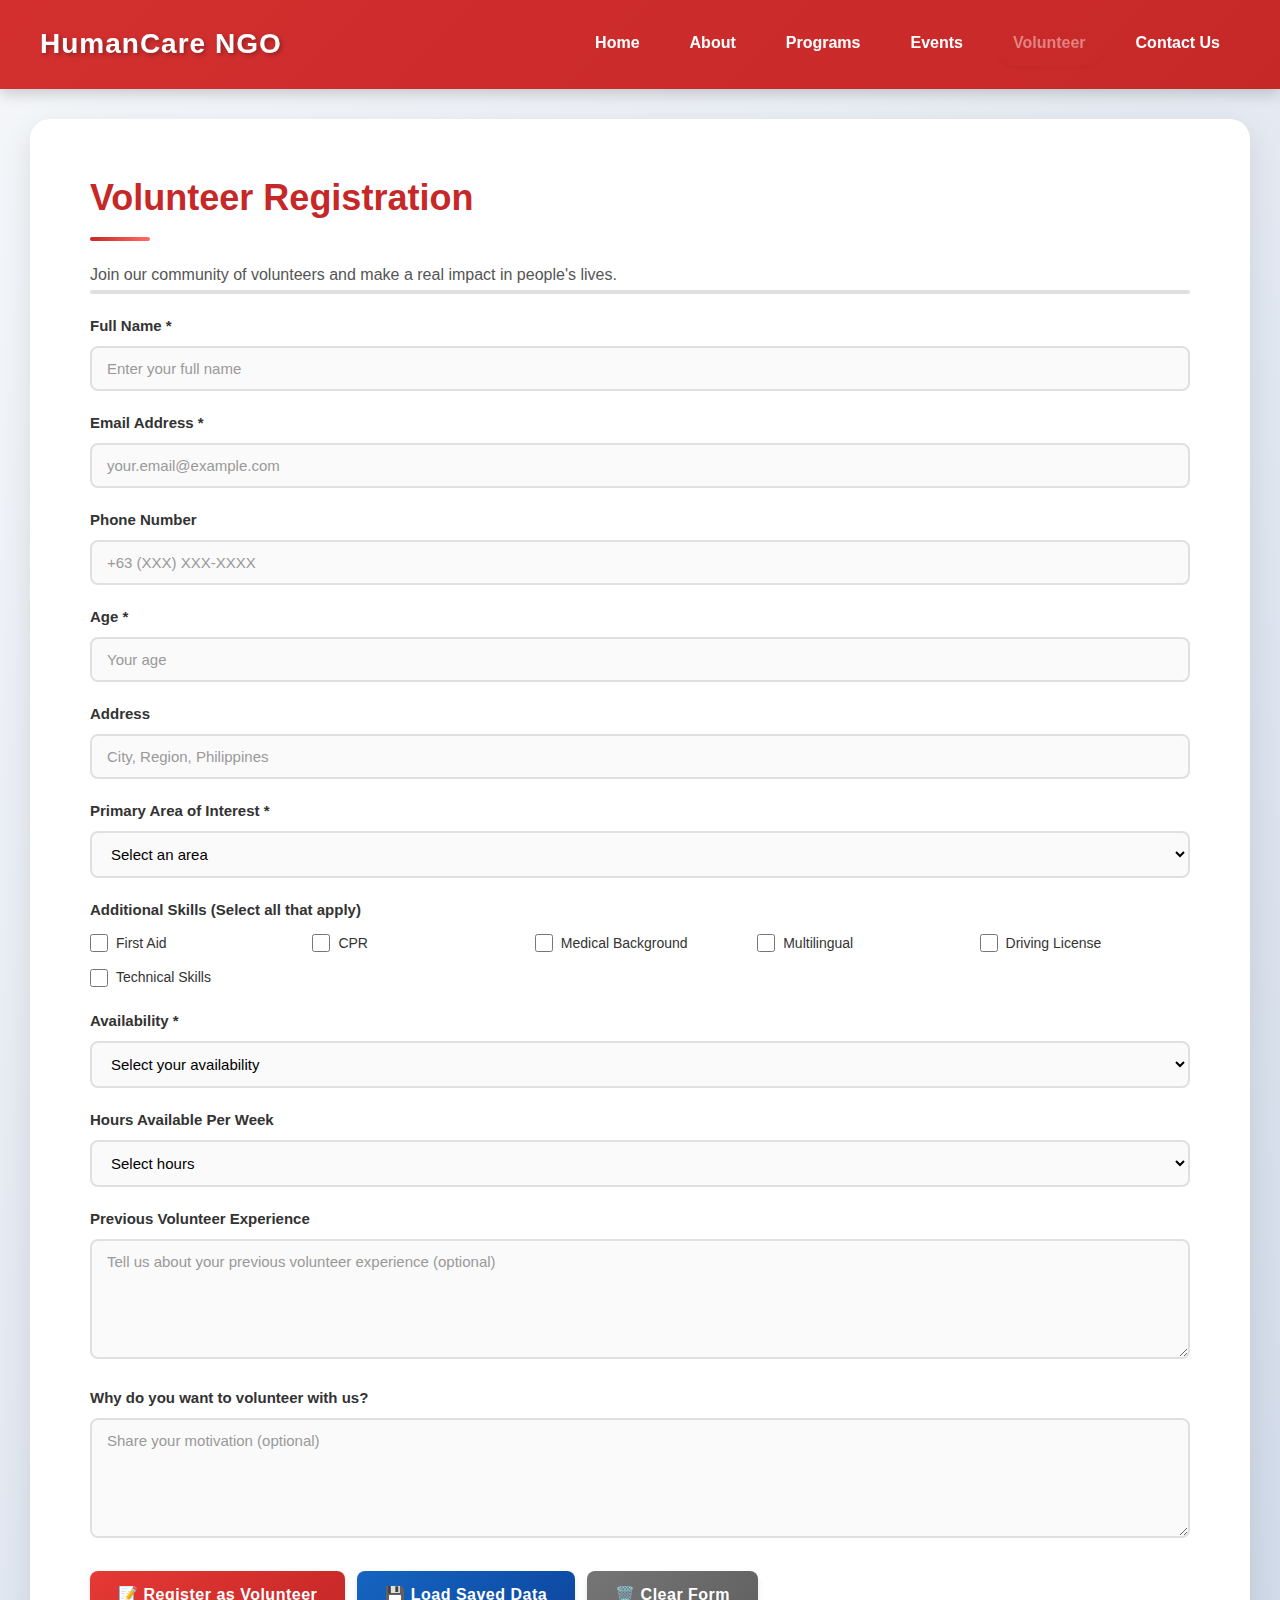
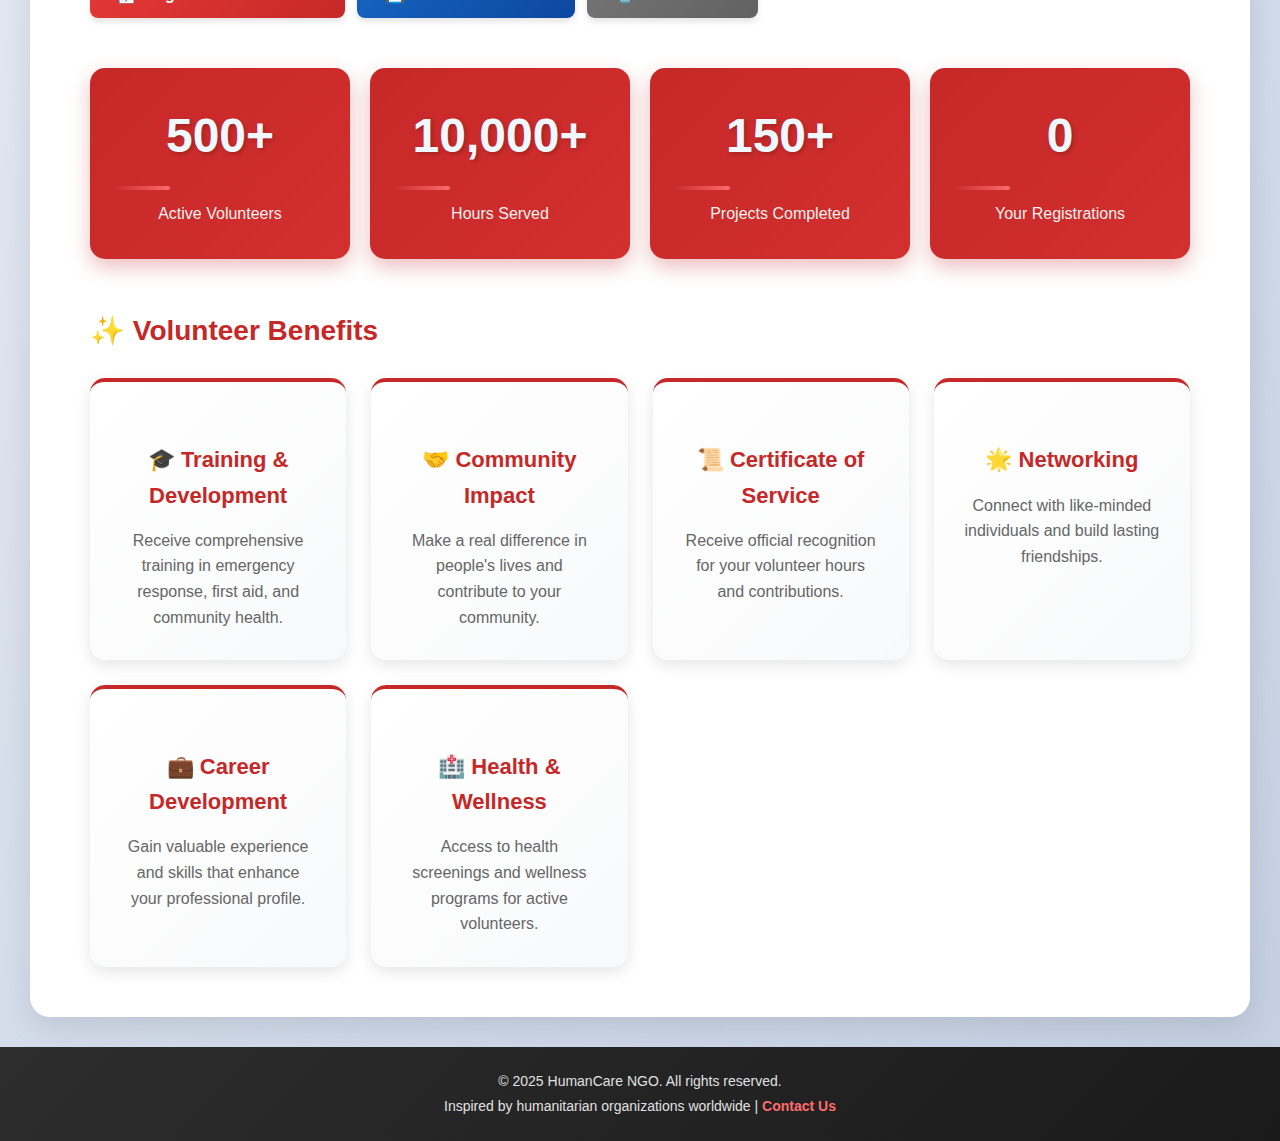
<file: HTML_Files/volunteer.html>
<!DOCTYPE html>
<html lang="en">
<head>
    <meta charset="UTF-8">
    <meta name="viewport" content="width=device-width, initial-scale=1.0">
    <title>Volunteer | HumanCare NGO</title>
    <link rel="stylesheet" href="../CSS_File/style.css">
</head>
<body>

<nav>
    <h2>HumanCare NGO</h2>
    <div class="links">
        <a href="index.html">Home</a>
        <a href="about.html">About</a>
        <a href="programs.html">Programs</a>
        <a href="events.html">Events</a>
        <a href="volunteer.html">Volunteer</a>
        <a href="contacts.html">Contact Us</a>
    </div>
</nav>

<section class="section">
    <h2>Volunteer Registration</h2>
    <p>Join our community of volunteers and make a real impact in people's lives.</p>

    <!-- Progress Indicator -->
    <div class="progress-indicator">
        <div class="progress-bar" id="formProgress"></div>
    </div>

    <!-- Previous Registration Alert -->
    <div id="previousRegistration" style="display: none;"></div>

    <form id="volunteerForm" data-local-only="true">
        <div class="form-group">
            <label for="name">Full Name *</label>
            <input type="text" id="name" placeholder="Enter your full name" required autocomplete="name">
            <span class="error-message">Please enter your full name</span>
        </div>
        
        <div class="form-group">
            <label for="email">Email Address *</label>
            <input type="email" id="email" placeholder="your.email@example.com" required autocomplete="email">
            <span class="error-message">Please enter a valid email address</span>
        </div>
        
        <div class="form-group">
            <label for="phone">Phone Number</label>
            <input type="tel" id="phone" placeholder="+63 (XXX) XXX-XXXX" autocomplete="tel">
            <span class="error-message">Please enter a valid phone number</span>
        </div>
        
        <div class="form-group">
            <label for="age">Age *</label>
            <input type="number" id="age" placeholder="Your age" min="16" max="100" required>
            <span class="error-message">You must be at least 16 years old</span>
        </div>
        
        <div class="form-group">
            <label for="address">Address</label>
            <input type="text" id="address" placeholder="City, Region, Philippines" autocomplete="street-address">
        </div>
        
        <div class="form-group">
            <label for="interests">Primary Area of Interest *</label>
            <select id="interests" required>
                <option value="">Select an area</option>
                <option value="Emergency Response">Emergency Response</option>
                <option value="Blood Donation">Blood Donation</option>
                <option value="Medical Missions">Medical Missions</option>
                <option value="Community Health">Community Health</option>
                <option value="Health Education">Health Education</option>
                <option value="Fundraising & Events">Fundraising & Events</option>
                <option value="Administrative Support">Administrative Support</option>
            </select>
            <span class="error-message">Please select an area of interest</span>
        </div>
        
        <div class="form-group">
            <label>Additional Skills (Select all that apply)</label>
            <div class="checkbox-group">
                <div class="checkbox-item">
                    <input type="checkbox" id="skill_firstaid" value="First Aid">
                    <label for="skill_firstaid">First Aid</label>
                </div>
                <div class="checkbox-item">
                    <input type="checkbox" id="skill_cpr" value="CPR">
                    <label for="skill_cpr">CPR</label>
                </div>
                <div class="checkbox-item">
                    <input type="checkbox" id="skill_medical" value="Medical Background">
                    <label for="skill_medical">Medical Background</label>
                </div>
                <div class="checkbox-item">
                    <input type="checkbox" id="skill_languages" value="Multilingual">
                    <label for="skill_languages">Multilingual</label>
                </div>
                <div class="checkbox-item">
                    <input type="checkbox" id="skill_driving" value="Driving License">
                    <label for="skill_driving">Driving License</label>
                </div>
                <div class="checkbox-item">
                    <input type="checkbox" id="skill_tech" value="Technical Skills">
                    <label for="skill_tech">Technical Skills</label>
                </div>
            </div>
        </div>
        
        <div class="form-group">
            <label for="availability">Availability *</label>
            <select id="availability" required>
                <option value="">Select your availability</option>
                <option value="Weekdays">Weekdays</option>
                <option value="Weekends">Weekends</option>
                <option value="Both Weekdays & Weekends">Both Weekdays & Weekends</option>
                <option value="Flexible">Flexible</option>
                <option value="On-Call/Emergency Only">On-Call/Emergency Only</option>
            </select>
            <span class="error-message">Please select your availability</span>
        </div>
        
        <div class="form-group">
            <label for="hoursPerWeek">Hours Available Per Week</label>
            <select id="hoursPerWeek">
                <option value="">Select hours</option>
                <option value="1-5 hours">1-5 hours</option>
                <option value="6-10 hours">6-10 hours</option>
                <option value="11-20 hours">11-20 hours</option>
                <option value="20+ hours">20+ hours</option>
            </select>
        </div>
        
        <div class="form-group">
            <label for="experience">Previous Volunteer Experience</label>
            <textarea id="experience" placeholder="Tell us about your previous volunteer experience (optional)" rows="4"></textarea>
        </div>
        
        <div class="form-group">
            <label for="motivation">Why do you want to volunteer with us?</label>
            <textarea id="motivation" placeholder="Share your motivation (optional)" rows="3"></textarea>
        </div>
        
        <div class="btn-group">
            <button type="submit" class="btn btn-primary">📝 Register as Volunteer</button>
            <button type="button" onclick="loadSavedData()" class="btn btn-secondary">💾 Load Saved Data</button>
            <button type="button" onclick="clearForm()" class="btn btn-tertiary">🗑️ Clear Form</button>
        </div>
    </form>

    <div id="msg" style="display: none; margin-top: 20px;"></div>

    <!-- Download Section -->
    <div class="download-section" id="downloadSection" style="display: none;">
        <h3 style="color: #c62828; margin-bottom: 15px;">📥 Download Your Registrations</h3>
        <p style="margin-bottom: 15px;">Export your volunteer registration data as CSV or JSON file for your records. Files are generated locally on your device.</p>
        <div class="btn-group">
            <button onclick="downloadCSV()" class="btn btn-success">📊 Download as CSV</button>
            <button onclick="downloadJSON()" class="btn btn-secondary">📄 Download as JSON</button>
        </div>
    </div>

    <!-- Saved Registrations Display -->
    <div id="savedRegistrationsSection" style="margin-top: 50px; display: none;">
        <h3 style="color: #c62828; font-size: 28px; margin-bottom: 20px;">📋 Your Previous Registrations (Stored Locally)</h3>
        <div id="savedRegistrationsList"></div>
        <div class="btn-group" style="margin-top: 20px;">
            <button onclick="clearAllRegistrations()" class="btn" style="background: linear-gradient(135deg, #e53935 0%, #c62828 100%);">🗑️ Clear All Registrations</button>
            <button onclick="emailRegistrations()" class="btn btn-secondary">📧 Email Registrations</button>
        </div>
    </div>

    <!-- Statistics Section -->
    <div class="stats-grid" style="margin-top: 50px;">
        <div class="stat-box">
            <h2 id="totalVolunteers" style="color: aliceblue;">500+</h2>
            <p>Active Volunteers</p>
        </div>
        <div class="stat-box">
            <h2 id="hoursServed" style="color: aliceblue;">10,000+</h2>
            <p>Hours Served</p>
        </div>
        <div class="stat-box">
            <h2 id="projectsCompleted" style="color: aliceblue;">150+</h2>
            <p>Projects Completed</p>
        </div>
        <div class="stat-box">
            <h2 id="yourRegistrations" style="color: aliceblue;">0</h2>
            <p>Your Registrations</p>
        </div>
    </div>

    <!-- Benefits Section -->
    <div style="margin-top: 50px;">
        <h3 style="color: #c62828; font-size: 28px; margin-bottom: 20px;">✨ Volunteer Benefits</h3>
        <div class="card-grid">
            <div class="card">
                <h3>🎓 Training & Development</h3>
                <p>Receive comprehensive training in emergency response, first aid, and community health.</p>
            </div>
            <div class="card">
                <h3>🤝 Community Impact</h3>
                <p>Make a real difference in people's lives and contribute to your community.</p>
            </div>
            <div class="card">
                <h3>📜 Certificate of Service</h3>
                <p>Receive official recognition for your volunteer hours and contributions.</p>
            </div>
            <div class="card">
                <h3>🌟 Networking</h3>
                <p>Connect with like-minded individuals and build lasting friendships.</p>
            </div>
            <div class="card">
                <h3>💼 Career Development</h3>
                <p>Gain valuable experience and skills that enhance your professional profile.</p>
            </div>
            <div class="card">
                <h3>🏥 Health & Wellness</h3>
                <p>Access to health screenings and wellness programs for active volunteers.</p>
            </div>
        </div>
    </div>
</section>

<footer>  
    <div class="footer-bottom">
        <p>&copy; 2025 HumanCare NGO. All rights reserved.</p>
        <p>Inspired by humanitarian organizations worldwide | <a href="contacts.html">Contact Us</a></p>
    </div>
</footer>

<script src="../Script_File/script.js"></script>
<script>
    
window.addEventListener('DOMContentLoaded', function() {
    console.log('🔒 Privacy: All data stored locally only');
    checkPreviousRegistration();
    displaySavedRegistrations();
    updateRegistrationCount();
    updateDownloadSection();
    setupAutoSave();
    loadFormProgress();
    addFormValidation();
    addPhoneNumberRestriction();
});

// ===== Phone Number Restriction (11 digits, numbers only) =====
function addPhoneNumberRestriction() {
    const phoneInput = document.getElementById('phone');
    
    if (phoneInput) {
        phoneInput.addEventListener('input', function(e) {
            // Remove all non-numeric characters
            let value = this.value.replace(/\D/g, '');
            
            // Limit to 11 digits
            if (value.length > 11) {
                value = value.slice(0, 11);
            }
            
            // Update the input value
            this.value = value;
            
            // Real-time validation feedback
            const formGroup = this.closest('.form-group');
            if (value.length > 0 && value.length !== 11) {
                formGroup.classList.add('error');
                const errorMsg = formGroup.querySelector('.error-message');
                if (errorMsg) {
                    errorMsg.textContent = `Phone must be exactly 11 digits (currently ${value.length})`;
                }
            } else {
                formGroup.classList.remove('error');
                const errorMsg = formGroup.querySelector('.error-message');
                if (errorMsg) {
                    errorMsg.textContent = 'Please enter a valid phone number';
                }
            }
        });
        
        // Prevent non-numeric input
        phoneInput.addEventListener('keypress', function(e) {
            const char = String.fromCharCode(e.which);
            if (!/[0-9]/.test(char)) {
                e.preventDefault();
            }
        });
        
        // Prevent paste of non-numeric content
        phoneInput.addEventListener('paste', function(e) {
            e.preventDefault();
            const pastedData = (e.clipboardData || window.clipboardData).getData('text');
            const numericOnly = pastedData.replace(/\D/g, '').slice(0, 11);
            this.value = numericOnly;
            
            // Trigger input event for validation
            const event = new Event('input', { bubbles: true });
            this.dispatchEvent(event);
        });
    }
}

function setupAutoSave() {
    const formInputs = document.querySelectorAll('#volunteerForm input, #volunteerForm select, #volunteerForm textarea');
    formInputs.forEach(input => {
        input.addEventListener('input', function() {
            saveFormProgress();
            updateFormProgress();
        });
    });
}

function saveFormProgress() {
    const formData = {
        name: document.getElementById('name').value,
        email: document.getElementById('email').value,
        phone: document.getElementById('phone').value,
        age: document.getElementById('age').value,
        address: document.getElementById('address').value,
        interests: document.getElementById('interests').value,
        availability: document.getElementById('availability').value,
        hoursPerWeek: document.getElementById('hoursPerWeek').value,
        experience: document.getElementById('experience').value,
        motivation: document.getElementById('motivation').value,
        skills: getSelectedSkills()
    };
    sessionStorage.setItem('volunteerFormProgress', JSON.stringify(formData));
}

function loadFormProgress() {
    const savedProgress = sessionStorage.getItem('volunteerFormProgress');
    if (savedProgress) {
        const data = JSON.parse(savedProgress);
        document.getElementById('name').value = data.name || '';
        document.getElementById('email').value = data.email || '';
        document.getElementById('phone').value = data.phone || '';
        document.getElementById('age').value = data.age || '';
        document.getElementById('address').value = data.address || '';
        document.getElementById('interests').value = data.interests || '';
        document.getElementById('availability').value = data.availability || '';
        document.getElementById('hoursPerWeek').value = data.hoursPerWeek || '';
        document.getElementById('experience').value = data.experience || '';
        document.getElementById('motivation').value = data.motivation || '';
        
        if (data.skills && Array.isArray(data.skills)) {
            data.skills.forEach(skill => {
                const checkbox = Array.from(document.querySelectorAll('.checkbox-item input[type="checkbox"]'))
                    .find(cb => cb.value === skill);
                if (checkbox) checkbox.checked = true;
            });
        }
        
        updateFormProgress();
    }
}

function updateFormProgress() {
    const requiredFields = document.querySelectorAll('#volunteerForm [required]');
    let filledFields = 0;
    
    requiredFields.forEach(field => {
        if (field.value.trim() !== '') {
            filledFields++;
        }
    });
    
    const progress = (filledFields / requiredFields.length) * 100;
    document.getElementById('formProgress').style.width = progress + '%';
}

function addFormValidation() {
    const nameInput = document.getElementById('name');
    const emailInput = document.getElementById('email');
    const phoneInput = document.getElementById('phone');
    const ageInput = document.getElementById('age');
    
    nameInput.addEventListener('blur', function() {
        validateName(this);
    });
    
    emailInput.addEventListener('blur', function() {
        validateEmail(this);
    });
    
    // Real-time email validation
    emailInput.addEventListener('input', function() {
        const formGroup = this.closest('.form-group');
        if (this.value.trim().length > 0) {
            validateEmail(this);
        } else {
            formGroup.classList.remove('error');
        }
    });
    
    phoneInput.addEventListener('blur', function() {
        if (this.value.trim() !== '') {
            validatePhone(this);
        }
    });
    
    ageInput.addEventListener('blur', function() {
        validateAge(this);
    });
}

function validateName(input) {
    const formGroup = input.closest('.form-group');
    const errorMsg = formGroup.querySelector('.error-message');
    
    if (input.value.trim().length < 2) {
        formGroup.classList.add('error');
        if (errorMsg) errorMsg.textContent = 'Please enter your full name (at least 2 characters)';
        return false;
    } else {
        formGroup.classList.remove('error');
        return true;
    }
}

function validateEmail(input) {
    const formGroup = input.closest('.form-group');
    const errorMsg = formGroup.querySelector('.error-message');
    const email = input.value.trim();
    
    // Comprehensive email validation
    const emailRegex = /^[a-zA-Z0-9._-]+@[a-zA-Z0-9.-]+\.[a-zA-Z]{2,}$/;
    
    // Additional checks
    const hasAtSymbol = email.includes('@');
    const parts = email.split('@');
    const hasDomain = parts.length === 2 && parts[1].includes('.');
    const validFormat = emailRegex.test(email);
    
    if (!email) {
        formGroup.classList.add('error');
        if (errorMsg) errorMsg.textContent = 'Email is required';
        return false;
    } else if (!hasAtSymbol) {
        formGroup.classList.add('error');
        if (errorMsg) errorMsg.textContent = 'Email must contain @ symbol';
        return false;
    } else if (!hasDomain) {
        formGroup.classList.add('error');
        if (errorMsg) errorMsg.textContent = 'Email must have a valid domain (e.g., @gmail.com)';
        return false;
    } else if (!validFormat) {
        formGroup.classList.add('error');
        if (errorMsg) errorMsg.textContent = 'Please enter a valid email address';
        return false;
    } else if (email.length < 6) {
        formGroup.classList.add('error');
        if (errorMsg) errorMsg.textContent = 'Email address is too short';
        return false;
    } else {
        formGroup.classList.remove('error');
        if (errorMsg) errorMsg.textContent = 'Please enter a valid email address';
        return true;
    }
}

function validatePhone(input) {
    const formGroup = input.closest('.form-group');
    const errorMsg = formGroup.querySelector('.error-message');
    const phone = input.value.trim();
    
    // Phone is optional, but if provided must be exactly 11 digits
    if (phone === '') {
        formGroup.classList.remove('error');
        return true;
    }
    
    // Check if only numbers
    if (!/^\d+$/.test(phone)) {
        formGroup.classList.add('error');
        if (errorMsg) errorMsg.textContent = 'Phone must contain only numbers';
        return false;
    }
    
    // Check if exactly 11 digits
    if (phone.length !== 11) {
        formGroup.classList.add('error');
        if (errorMsg) errorMsg.textContent = `Phone must be exactly 11 digits (currently ${phone.length})`;
        return false;
    }
    
    formGroup.classList.remove('error');
    return true;
}

function validateAge(input) {
    const formGroup = input.closest('.form-group');
    const errorMsg = formGroup.querySelector('.error-message');
    const age = parseInt(input.value);
    
    if (isNaN(age) || age < 16 || age > 100) {
        formGroup.classList.add('error');
        if (errorMsg) {
            if (isNaN(age)) {
                errorMsg.textContent = 'Please enter a valid age';
            } else if (age < 16) {
                errorMsg.textContent = 'You must be at least 16 years old';
            } else {
                errorMsg.textContent = 'Please enter a valid age';
            }
        }
        return false;
    } else {
        formGroup.classList.remove('error');
        return true;
    }
}

function getSelectedSkills() {
    const skills = [];
    document.querySelectorAll('.checkbox-item input[type="checkbox"]:checked').forEach(checkbox => {
        skills.push(checkbox.value);
    });
    return skills;
}

function checkPreviousRegistration() {
    const lastRegistration = localStorage.getItem('lastVolunteerRegistration');
    if (lastRegistration) {
        const data = JSON.parse(lastRegistration);
        const registrationDate = new Date(data.registrationDate);
        const daysSince = Math.floor((new Date() - registrationDate) / (1000 * 60 * 60 * 24));
        
        const alertDiv = document.getElementById('previousRegistration');
        alertDiv.style.display = 'block';
        alertDiv.className = 'alert alert-info';
        alertDiv.innerHTML = `
            <h3 style="margin-bottom: 10px;">👋 Welcome Back, ${data.name}!</h3>
            <p style="margin: 5px 0;">You registered ${daysSince} day(s) ago for <strong>${data.interests}</strong>.</p>
            <p style="margin: 5px 0;">Email: ${data.email}</p>
            <button onclick="loadLastRegistration()" class="btn btn-secondary" style="margin-top: 10px; padding: 8px 20px; font-size: 14px;">Use Previous Info</button>
        `;
    }
}

function loadLastRegistration() {
    const lastRegistration = localStorage.getItem('lastVolunteerRegistration');
    if (lastRegistration) {
        const data = JSON.parse(lastRegistration);
        document.getElementById('name').value = data.name || '';
        document.getElementById('email').value = data.email || '';
        document.getElementById('phone').value = data.phone || '';
        document.getElementById('age').value = data.age || '';
        document.getElementById('address').value = data.address || '';
        document.getElementById('interests').value = data.interests || '';
        document.getElementById('availability').value = data.availability || '';
        document.getElementById('hoursPerWeek').value = data.hoursPerWeek || '';
        document.getElementById('experience').value = data.experience || '';
        document.getElementById('motivation').value = data.motivation || '';
        
        if (data.skills && Array.isArray(data.skills)) {
            // Clear all checkboxes first
            document.querySelectorAll('.checkbox-item input[type="checkbox"]').forEach(cb => {
                cb.checked = false;
            });
            
            // Check the saved skills
            data.skills.forEach(skill => {
                const checkbox = Array.from(document.querySelectorAll('.checkbox-item input[type="checkbox"]'))
                    .find(cb => cb.value === skill);
                if (checkbox) checkbox.checked = true;
            });
        }
        
        updateFormProgress();
        alert('✅ Previous data loaded from local storage!');
    }
}

function loadSavedData() {
    const saved = localStorage.getItem('lastVolunteerRegistration');
    if (saved) {
        loadLastRegistration();
    } else {
        alert('ℹ️ No saved data found in local storage.');
    }
}

function clearForm() {
    if (confirm('Are you sure you want to clear the form?')) {
        document.getElementById('volunteerForm').reset();
        sessionStorage.removeItem('volunteerFormProgress');
        const msg = document.getElementById('msg');
        msg.textContent = '';
        msg.style.display = 'none';
        document.querySelectorAll('.form-group').forEach(group => {
            group.classList.remove('error');
        });
        updateFormProgress();
        alert('✅ Form cleared successfully!');
    }
}

function displaySavedRegistrations() {
    const allRegistrations = JSON.parse(localStorage.getItem('allVolunteerRegistrations')) || [];
    
    if (allRegistrations.length > 0) {
        const section = document.getElementById('savedRegistrationsSection');
        const list = document.getElementById('savedRegistrationsList');
        section.style.display = 'block';
        
        list.innerHTML = allRegistrations.map((reg, index) => {
            const skillsHTML = reg.skills && reg.skills.length > 0 
                ? `<div class="skill-tags">${reg.skills.map(skill => `<span class="skill-tag">${skill}</span>`).join('')}</div>`
                : '';
            
            return `
                <div class="registration-card">
                    <div class="registration-header">
                        <h3 style="color: #c62828; margin: 0;">Registration #${index + 1}</h3>
                        <button onclick="deleteRegistration(${index})" class="btn" style="padding: 8px 15px; font-size: 14px; background: linear-gradient(135deg, #e53935 0%, #c62828 100%);">🗑️ Delete</button>
                    </div>
                    <div class="registration-info">
                        <p><strong>Name:</strong> ${reg.name}</p>
                        <p><strong>Email:</strong> ${reg.email}</p>
                        <p><strong>Phone:</strong> ${reg.phone || 'Not provided'}</p>
                        <p><strong>Age:</strong> ${reg.age || 'Not provided'}</p>
                        <p><strong>Address:</strong> ${reg.address || 'Not provided'}</p>
                        <p><strong>Interest:</strong> ${reg.interests}</p>
                        <p><strong>Availability:</strong> ${reg.availability || 'Not specified'}</p>
                        <p><strong>Hours/Week:</strong> ${reg.hoursPerWeek || 'Not specified'}</p>
                        ${skillsHTML}
                        <p><strong>Registered:</strong> ${new Date(reg.registrationDate).toLocaleString()}</p>
                    </div>
                </div>
            `;
        }).join('');
    } else {
        document.getElementById('savedRegistrationsSection').style.display = 'none';
    }
}

function deleteRegistration(index) {
    if (confirm('Are you sure you want to delete this registration?')) {
        const allRegistrations = JSON.parse(localStorage.getItem('allVolunteerRegistrations')) || [];
        allRegistrations.splice(index, 1);
        localStorage.setItem('allVolunteerRegistrations', JSON.stringify(allRegistrations));
        
        displaySavedRegistrations();
        updateRegistrationCount();
        updateDownloadSection();
        alert('✅ Registration deleted!');
    }
}

function clearAllRegistrations() {
    if (confirm('⚠️ Delete ALL registrations from local storage? This cannot be undone.')) {
        localStorage.removeItem('allVolunteerRegistrations');
        localStorage.removeItem('lastVolunteerRegistration');
        document.getElementById('savedRegistrationsSection').style.display = 'none';
        updateRegistrationCount();
        updateDownloadSection();
        alert('✅ All registrations cleared!');
        location.reload();
    }
}

function updateRegistrationCount() {
    const allRegistrations = JSON.parse(localStorage.getItem('allVolunteerRegistrations')) || [];
    document.getElementById('yourRegistrations').textContent = allRegistrations.length;
}

function updateDownloadSection() {
    const allRegistrations = JSON.parse(localStorage.getItem('allVolunteerRegistrations')) || [];
    const downloadSection = document.getElementById('downloadSection');
    downloadSection.style.display = allRegistrations.length > 0 ? 'block' : 'none';
}

function downloadCSV() {
    const allRegistrations = JSON.parse(localStorage.getItem('allVolunteerRegistrations')) || [];
    
    if (allRegistrations.length === 0) {
        alert('No registrations to download.');
        return;
    }
    
    const headers = ['Registration Date','Name','Email','Phone','Age','Address','Primary Interest','Skills','Availability','Hours Per Week','Experience','Motivation'];
    let csvContent = headers.join(',') + '\n';
    
    allRegistrations.forEach(reg => {
        const row = [
            new Date(reg.registrationDate).toLocaleString(),
            `"${reg.name}"`,
            reg.email,
            reg.phone || '',
            reg.age || '',
            `"${reg.address || ''}"`,
            reg.interests,
            `"${reg.skills ? reg.skills.join('; ') : ''}"`,
            reg.availability || '',
            reg.hoursPerWeek || '',
            `"${(reg.experience || '').replace(/"/g, '""')}"`,
            `"${(reg.motivation || '').replace(/"/g, '""')}"`
        ];
        csvContent += row.join(',') + '\n';
    });
    
    const blob = new Blob([csvContent], { type: 'text/csv;charset=utf-8;' });
    const link = document.createElement('a');
    const url = URL.createObjectURL(blob);
    const timestamp = new Date().toISOString().split('T')[0];
    
    link.setAttribute('href', url);
    link.setAttribute('download', `volunteer_registrations_${timestamp}.csv`);
    link.style.visibility = 'hidden';
    document.body.appendChild(link);
    link.click();
    document.body.removeChild(link);
    
    alert('✅ CSV file downloaded!');
}

function downloadJSON() {
    const allRegistrations = JSON.parse(localStorage.getItem('allVolunteerRegistrations')) || [];
    
    if (allRegistrations.length === 0) {
        alert('No registrations to download.');
        return;
    }
    
    const jsonContent = JSON.stringify(allRegistrations, null, 2);
    const blob = new Blob([jsonContent], { type: 'application/json' });
    const link = document.createElement('a');
    const url = URL.createObjectURL(blob);
    const timestamp = new Date().toISOString().split('T')[0];
    
    link.setAttribute('href', url);
    link.setAttribute('download', `volunteer_registrations_${timestamp}.json`);
    link.style.visibility = 'hidden';
    document.body.appendChild(link);
    link.click();
    document.body.removeChild(link);
    
    alert('✅ JSON file downloaded!');
}

function emailRegistrations() {
    const allRegistrations = JSON.parse(localStorage.getItem('allVolunteerRegistrations')) || [];
    
    if (allRegistrations.length === 0) {
        alert('No registrations to email.');
        return;
    }
    
    let emailBody = 'VOLUNTEER REGISTRATIONS\n\n';
    
    allRegistrations.forEach((reg, index) => {
        emailBody += `Registration #${index + 1}\n`;
        emailBody += `Date: ${new Date(reg.registrationDate).toLocaleString()}\n`;
        emailBody += `Name: ${reg.name}\n`;
        emailBody += `Email: ${reg.email}\n`;
        emailBody += `Phone: ${reg.phone || 'N/A'}\n`;
        emailBody += `Age: ${reg.age || 'N/A'}\n`;
        emailBody += `Address: ${reg.address || 'N/A'}\n`;
        emailBody += `Interest: ${reg.interests}\n`;
        emailBody += `Skills: ${reg.skills ? reg.skills.join(', ') : 'N/A'}\n`;
        emailBody += `Availability: ${reg.availability || 'N/A'}\n`;
        emailBody += `Hours/Week: ${reg.hoursPerWeek || 'N/A'}\n`;
        emailBody += `\n---\n\n`;
    });
    
    const subject = 'My Volunteer Registrations';
    const mailtoLink = `mailto:?subject=${encodeURIComponent(subject)}&body=${encodeURIComponent(emailBody)}`;
    window.location.href = mailtoLink;
}

// ===== FORM SUBMISSION HANDLER =====
const volunteerForm = document.getElementById('volunteerForm');
if (volunteerForm) {
    volunteerForm.addEventListener('submit', function(e) {
        e.preventDefault();
        
        // Comprehensive validation
        let isValid = true;
        let errorMessages = [];
        
        // Validate Name
        const nameInput = document.getElementById('name');
        if (!validateName(nameInput)) {
            isValid = false;
            errorMessages.push('Valid full name is required');
        }
        
        // Validate Email
        const emailInput = document.getElementById('email');
        if (!validateEmail(emailInput)) {
            isValid = false;
            errorMessages.push('Valid email address is required');
        }
        
        // Validate Phone (if provided)
        const phoneInput = document.getElementById('phone');
        if (phoneInput.value.trim() !== '' && !validatePhone(phoneInput)) {
            isValid = false;
            errorMessages.push('Phone must be exactly 11 digits (numbers only)');
        }
        
        // Validate Age
        const ageInput = document.getElementById('age');
        if (!validateAge(ageInput)) {
            isValid = false;
            errorMessages.push('Valid age (16-100) is required');
        }
        
        // Validate Interests
        const interestsInput = document.getElementById('interests');
        if (!interestsInput.value) {
            isValid = false;
            errorMessages.push('Please select an area of interest');
            interestsInput.closest('.form-group').classList.add('error');
        } else {
            interestsInput.closest('.form-group').classList.remove('error');
        }
        
        // Validate Availability
        const availabilityInput = document.getElementById('availability');
        if (!availabilityInput.value) {
            isValid = false;
            errorMessages.push('Please select your availability');
            availabilityInput.closest('.form-group').classList.add('error');
        } else {
            availabilityInput.closest('.form-group').classList.remove('error');
        }
        
        if (!isValid) {
            const msg = document.getElementById('msg');
            msg.className = 'alert alert-error';
            msg.style.display = 'block';
            msg.innerHTML = `
                <strong>⚠️ Please fix the following errors:</strong><br>
                ${errorMessages.map(err => `• ${err}`).join('<br>')}
            `;
            msg.scrollIntoView({ behavior: 'smooth', block: 'center' });
            return;
        }
        
        // All validation passed - prepare form data
        const formData = {
            name: nameInput.value.trim(),
            email: emailInput.value.trim(),
            phone: phoneInput.value.trim(),
            age: ageInput.value.trim(),
            address: document.getElementById('address').value.trim(),
            interests: interestsInput.value,
            skills: getSelectedSkills(),
            availability: availabilityInput.value,
            hoursPerWeek: document.getElementById('hoursPerWeek').value,
            experience: document.getElementById('experience').value.trim(),
            motivation: document.getElementById('motivation').value.trim(),
            registrationDate: new Date().toISOString()
        };
        
        // Save to localStorage
        localStorage.setItem('lastVolunteerRegistration', JSON.stringify(formData));
        
        const allRegistrations = JSON.parse(localStorage.getItem('allVolunteerRegistrations')) || [];
        allRegistrations.push(formData);
        localStorage.setItem('allVolunteerRegistrations', JSON.stringify(allRegistrations));
        
        sessionStorage.removeItem('volunteerFormProgress');
        
        const msg = document.getElementById('msg');
        msg.className = 'alert alert-success';
        msg.style.display = 'block';
        msg.innerHTML = `
            <strong>✅ Registration Successful!</strong><br>
            Thank you, ${formData.name}! We'll contact you at ${formData.email} soon.<br>
            <small>🔒 Your registration is saved locally on your device only.</small>
        `;
        
        volunteerForm.reset();
        document.querySelectorAll('.form-group').forEach(group => {
            group.classList.remove('error');
        });
        updateFormProgress();
        
        displaySavedRegistrations();
        updateRegistrationCount();
        updateDownloadSection();
        
        msg.scrollIntoView({ behavior: 'smooth', block: 'center' });
        
        setTimeout(() => {
            msg.style.display = 'none';
        }, 10000);
    });
}

console.log('%c🔒 PRIVACY', 'font-weight: bold; color: #4caf50;');
console.log('All data stored ONLY in browser localStorage.');
console.log('NO server, database, or GitHub uploads.');
</script>
</body>
</html>
</file>
<file: CSS_File/style.css>
/* ===== CSS VARIABLES ===== */
:root {
    --primary-color: #c62828;
    --primary-dark: #b71c1c;
    --primary-light: #d32f2f;
    --secondary-color: #1565c0;
    --success-color: #4caf50;
    --warning-color: #ff9800;
    --danger-color: #f44336;
    --text-dark: #333;
    --text-light: #555;
    --text-muted: #999;
    --bg-light: #f5f7fa;
    --bg-white: #ffffff;
    --border-color: #e0e0e0;
    --shadow-sm: 0 2px 8px rgba(0, 0, 0, 0.1);
    --shadow-md: 0 5px 15px rgba(0, 0, 0, 0.1);
    --shadow-lg: 0 10px 30px rgba(0, 0, 0, 0.1);
    --transition: all 0.3s ease;
}

/* ===== RESET & BASE ===== */
* {
    box-sizing: border-box;
    margin: 0;
    padding: 0;
}

body {
    font-family: 'Segoe UI', Tahoma, Geneva, Verdana, sans-serif;
    background: linear-gradient(135deg, #f5f7fa 0%, #c3cfe2 100%);
    min-height: 100vh;
    line-height: 1.6;
    display: flex;
    flex-direction: column;
    color: var(--text-dark);
}

html {
    scroll-behavior: smooth;
}

/* ===== NAVIGATION ===== */
nav {
    background: linear-gradient(135deg, #d32f2f 0%, #c62828 100%);
    color: white;
    padding: 20px 40px;
    display: flex;
    justify-content: space-between;
    align-items: center;
    flex-wrap: wrap;
    box-shadow: 0 4px 15px rgba(0, 0, 0, 0.2);
    position: sticky;
    top: 0;
    z-index: 100;
}

nav h2 {
    margin: 0;
    font-size: 28px;
    font-weight: 700;
    letter-spacing: 1px;
    text-shadow: 2px 2px 4px rgba(0, 0, 0, 0.3);
}

nav .links {
    display: flex;
    gap: 10px;
    flex-wrap: wrap;
}

nav .links a {
    color: white;
    text-decoration: none;
    padding: 10px 20px;
    font-weight: 600;
    border-radius: 25px;
    transition: var(--transition);
    position: relative;
    overflow: hidden;
}

nav .links a::before {
    content: '';
    position: absolute;
    top: 0;
    left: -100%;
    width: 100%;
    height: 100%;
    background: rgba(255, 255, 255, 0.2);
    transition: left 0.3s ease;
    z-index: -1;
}

nav .links a:hover::before {
    left: 0;
}

nav .links a:hover {
    background: rgba(255, 255, 255, 0.15);
    transform: translateY(-2px);
}

nav .links a.active {
    background: rgba(255, 255, 255, 0.25);
    border-bottom: 3px solid white;
    font-weight: 700;
}

/* ===== HERO SECTION ===== */
.hero {
    text-align: center;
    padding: 80px 20px;
    background: linear-gradient(135deg, #ffffff 0%, #f8f9fa 100%);
    box-shadow: var(--shadow-md);
    margin: 30px;
    border-radius: 20px;
    position: relative;
    overflow: hidden;
}

.hero::before {
    content: '';
    position: absolute;
    top: -50%;
    right: -50%;
    width: 200%;
    height: 200%;
    background: radial-gradient(circle, rgba(198, 40, 40, 0.05) 0%, transparent 70%);
    animation: pulse 15s ease-in-out infinite;
}

@keyframes pulse {
    0%, 100% { transform: scale(1); }
    50% { transform: scale(1.1); }
}

.hero h1 {
    font-size: 48px;
    color: var(--primary-color);
    margin-bottom: 15px;
    font-weight: 700;
    text-shadow: 2px 2px 4px rgba(0, 0, 0, 0.1);
    position: relative;
    z-index: 1;
}

.hero p {
    font-size: 20px;
    color: var(--text-light);
    margin-bottom: 30px;
    position: relative;
    z-index: 1;
}

/* ===== SECTION STYLING ===== */
.section {
    padding: 50px 60px;
    background: white;
    margin: 30px;
    border-radius: 20px;
    box-shadow: var(--shadow-lg);
    transition: var(--transition);
    animation: fadeInUp 0.6s ease;
    flex: 1;
}

.section:hover {
    transform: translateY(-5px);
    box-shadow: 0 15px 40px rgba(0, 0, 0, 0.15);
}

.section h2 {
    color: var(--primary-color);
    font-size: 36px;
    margin-bottom: 20px;
    position: relative;
    padding-bottom: 15px;
}

.section h2::after {
    content: '';
    position: absolute;
    bottom: 0;
    left: 0;
    width: 60px;
    height: 4px;
    background: linear-gradient(90deg, #c62828, #ff6b6b);
    border-radius: 2px;
}

.section h3 {
    color: var(--primary-light);
    font-size: 24px;
    margin-top: 30px;
    margin-bottom: 15px;
}

.section p {
    color: var(--text-light);
    font-size: 16px;
    line-height: 1.8;
}

/* ===== ENHANCED FORM STYLING ===== */
.form-group {
    margin-bottom: 20px;
    position: relative;
}

.form-group label {
    display: block;
    margin-bottom: 8px;
    font-weight: 600;
    color: var(--text-dark);
    font-size: 15px;
}

.form-group input,
.form-group select,
.form-group textarea {
    width: 100%;
    padding: 12px 15px;
    border: 2px solid var(--border-color);
    border-radius: 8px;
    font-size: 15px;
    transition: var(--transition);
    background: #fafafa;
    font-family: 'Segoe UI', Tahoma, Geneva, Verdana, sans-serif;
}

.form-group input:focus,
.form-group select:focus,
.form-group textarea:focus {
    outline: none;
    border-color: var(--primary-color);
    background: white;
    box-shadow: 0 0 0 3px rgba(198, 40, 40, 0.1);
}

.form-group.error input,
.form-group.error select,
.form-group.error textarea {
    border-color: var(--danger-color);
    background: #ffebee;
}

.error-message {
    color: var(--danger-color);
    font-size: 13px;
    margin-top: 5px;
    display: none;
    font-weight: 500;
}

.form-group.error .error-message {
    display: block;
    animation: shake 0.3s ease;
}

@keyframes shake {
    0%, 100% { transform: translateX(0); }
    25% { transform: translateX(-5px); }
    75% { transform: translateX(5px); }
}

/* ===== STANDARD INPUTS (Legacy Support) ===== */
input:not(.form-group input), 
select:not(.form-group select),
textarea:not(.form-group textarea) {
    padding: 15px 20px;
    width: 100%;
    margin: 12px 0;
    border: 2px solid var(--border-color);
    border-radius: 12px;
    font-size: 16px;
    transition: var(--transition);
    background: #fafafa;
}

input:focus:not(.form-group input), 
select:focus:not(.form-group select),
textarea:focus:not(.form-group textarea) {
    outline: none;
    border-color: var(--primary-color);
    background: white;
    box-shadow: 0 0 0 3px rgba(198, 40, 40, 0.1);
}

input::placeholder,
textarea::placeholder {
    color: var(--text-muted);
}

label:not(.form-group label) {
    display: block;
    margin-top: 15px;
    font-weight: 600;
    color: var(--text-dark);
    margin-bottom: 5px;
}

textarea {
    resize: vertical;
    min-height: 120px;
}

/* ===== CHECKBOX STYLING ===== */
.checkbox-group {
    display: grid;
    grid-template-columns: repeat(auto-fill, minmax(200px, 1fr));
    gap: 12px;
    margin-top: 10px;
}

.checkbox-item {
    display: flex;
    align-items: center;
    gap: 8px;
}

.checkbox-item input[type="checkbox"] {
    width: 18px;
    height: 18px;
    cursor: pointer;
    margin: 0;
    accent-color: var(--primary-color);
}

.checkbox-item label {
    margin: 0;
    cursor: pointer;
    font-weight: 500;
    font-size: 14px;
}

/* ===== BUTTONS ===== */
button,
.btn {
    padding: 14px 28px;
    border: none;
    border-radius: 8px;
    font-size: 16px;
    font-weight: 600;
    cursor: pointer;
    transition: var(--transition);
    box-shadow: 0 4px 6px rgba(0, 0, 0, 0.1);
    text-transform: none;
    letter-spacing: 0.5px;
    display: inline-block;
    text-decoration: none;
    text-align: center;
}

button:hover,
.btn:hover {
    transform: translateY(-2px);
    box-shadow: 0 6px 12px rgba(0, 0, 0, 0.15);
}

button:active,
.btn:active {
    transform: translateY(0);
}

/* Button Variants */
.btn-primary,
button[type="submit"] {
    background: linear-gradient(135deg, #e53935 0%, #c62828 100%);
    color: white;
}

.btn-primary:hover,
button[type="submit"]:hover {
    background: linear-gradient(135deg, #d32f2f 0%, #b71c1c 100%);
}

.btn-secondary {
    background: linear-gradient(135deg, #1565c0 0%, #0d47a1 100%);
    color: white;
}

.btn-secondary:hover {
    background: linear-gradient(135deg, #0d47a1 0%, #01579b 100%);
}

.btn-tertiary {
    background: linear-gradient(135deg, #757575 0%, #616161 100%);
    color: white;
}

.btn-tertiary:hover {
    background: linear-gradient(135deg, #616161 0%, #424242 100%);
}

.btn-success {
    background: linear-gradient(135deg, #43a047 0%, #2e7d32 100%);
    color: white;
}

.btn-success:hover {
    background: linear-gradient(135deg, #2e7d32 0%, #1b5e20 100%);
}

.btn-group {
    display: flex;
    gap: 12px;
    margin-top: 25px;
    flex-wrap: wrap;
}

/* ===== PROGRESS INDICATOR ===== */
.progress-indicator {
    height: 4px;
    background: var(--border-color);
    border-radius: 2px;
    margin-bottom: 20px;
    overflow: hidden;
}

.progress-bar {
    height: 100%;
    background: linear-gradient(90deg, #e53935 0%, #c62828 100%);
    width: 0%;
    transition: width 0.3s ease;
}

/* ===== LEGACY PROGRESS BAR ===== */
progress {
    width: 100%;
    height: 30px;
    margin-top: 15px;
    border-radius: 15px;
    overflow: hidden;
}

progress::-webkit-progress-bar {
    background: var(--border-color);
    border-radius: 15px;
}

progress::-webkit-progress-value {
    background: linear-gradient(90deg, #c62828 0%, #ff6b6b 100%);
    border-radius: 15px;
    transition: width 0.5s ease;
}

progress::-moz-progress-bar {
    background: linear-gradient(90deg, #c62828 0%, #ff6b6b 100%);
    border-radius: 15px;
}

/* ===== ALERTS & MESSAGES ===== */
.alert {
    padding: 20px;
    border-radius: 12px;
    margin-bottom: 25px;
    border: 2px solid;
    animation: slideIn 0.5s ease;
    font-weight: 500;
}

@keyframes slideIn {
    from {
        opacity: 0;
        transform: translateY(-20px);
    }
    to {
        opacity: 1;
        transform: translateY(0);
    }
}

.alert-info {
    background: linear-gradient(135deg, #fff3e0 0%, #ffe0b2 100%);
    border-color: var(--warning-color);
    color: #e65100;
}

.alert-success {
    background: linear-gradient(135deg, #e8f5e9 0%, #c8e6c9 100%);
    border-color: var(--success-color);
    color: #2e7d32;
}

.alert-error {
    background: linear-gradient(135deg, #ffebee 0%, #ffcdd2 100%);
    border-color: var(--danger-color);
    color: #c62828;
}

#msg,
#contactMsg {
    margin-top: 20px;
    font-weight: 600;
    font-size: 16px;
    padding: 15px 20px;
    border-radius: 12px;
    animation: slideDown 0.3s ease;
}

/* ===== REGISTRATION CARDS ===== */
.registration-card {
    background: white;
    border-radius: 12px;
    padding: 20px;
    margin-bottom: 15px;
    box-shadow: var(--shadow-sm);
    border-left: 4px solid var(--primary-color);
    transition: var(--transition);
}

.registration-card:hover {
    box-shadow: 0 4px 16px rgba(0, 0, 0, 0.15);
    transform: translateX(5px);
}

.registration-header {
    display: flex;
    justify-content: space-between;
    align-items: center;
    margin-bottom: 15px;
    padding-bottom: 10px;
    border-bottom: 2px solid #f5f5f5;
}

.registration-header h3 {
    color: var(--primary-color);
    margin: 0;
}

.registration-info p {
    margin: 8px 0;
    color: var(--text-light);
}

.registration-info strong {
    color: var(--text-dark);
    display: inline-block;
    min-width: 120px;
}

/* ===== SKILL TAGS ===== */
.skill-tags {
    display: flex;
    flex-wrap: wrap;
    gap: 8px;
    margin-top: 10px;
}

.skill-tag {
    background: #e3f2fd;
    color: var(--secondary-color);
    padding: 5px 12px;
    border-radius: 20px;
    font-size: 13px;
    font-weight: 500;
}

/* ===== DOWNLOAD SECTION ===== */
.download-section {
    margin-top: 30px;
    padding: 20px;
    background: linear-gradient(135deg, #f5f5f5 0%, #e0e0e0 100%);
    border-radius: 12px;
    border: 2px solid #d0d0d0;
}

.download-section h3 {
    color: var(--primary-color);
    margin-bottom: 15px;
}

/* ===== MODAL ===== */
.modal {
    display: none;
    position: fixed;
    top: 0;
    left: 0;
    width: 100%;
    height: 100%;
    background: rgba(0, 0, 0, 0.7);
    z-index: 1000;
    backdrop-filter: blur(5px);
    animation: fadeIn 0.3s ease;
}

@keyframes fadeIn {
    from { opacity: 0; }
    to { opacity: 1; }
}

.modal-content {
    background: white;
    width: 90%;
    max-width: 500px;
    margin: 10% auto;
    padding: 40px;
    border-radius: 20px;
    text-align: center;
    position: relative;
    box-shadow: 0 20px 60px rgba(0, 0, 0, 0.3);
    animation: slideDown 0.4s ease;
}

@keyframes slideDown {
    from {
        transform: translateY(-50px);
        opacity: 0;
    }
    to {
        transform: translateY(0);
        opacity: 1;
    }
}

.modal-content h3 {
    color: var(--primary-color);
    margin-bottom: 15px;
    font-size: 28px;
}

.close {
    position: absolute;
    right: 20px;
    top: 15px;
    cursor: pointer;
    font-size: 32px;
    color: var(--text-muted);
    transition: var(--transition);
    width: 40px;
    height: 40px;
    display: flex;
    align-items: center;
    justify-content: center;
    border-radius: 50%;
}

.close:hover {
    color: var(--primary-color);
    background: #f5f5f5;
    transform: rotate(90deg);
}

/* ===== ACCORDION ===== */
.accordion {
    background: linear-gradient(135deg, #f5f5f5 0%, #e0e0e0 100%);
    padding: 20px 25px;
    margin: 15px 0;
    cursor: pointer;
    border-radius: 12px;
    font-weight: 600;
    font-size: 18px;
    transition: var(--transition);
    border-left: 5px solid var(--primary-color);
    box-shadow: 0 3px 10px rgba(0, 0, 0, 0.1);
    position: relative;
}

.accordion::after {
    content: '▼';
    position: absolute;
    right: 25px;
    transition: transform 0.3s ease;
    color: var(--primary-color);
    font-size: 14px;
}

.accordion.active::after {
    transform: rotate(180deg);
}

.accordion:hover {
    background: linear-gradient(135deg, #e0e0e0 0%, #d5d5d5 100%);
    transform: translateX(5px);
    box-shadow: 0 5px 15px rgba(0, 0, 0, 0.15);
}

.panel {
    display: none;
    padding: 20px 25px;
    background: #fafafa;
    border-radius: 12px;
    margin-top: 10px;
    border-left: 5px solid #ff6b6b;
    box-shadow: inset 0 2px 5px rgba(0, 0, 0, 0.05);
    animation: slideDown 0.3s ease;
}

/* ===== EVENT LIST ===== */
ul {
    list-style: none;
    padding: 0;
}

ul li {
    padding: 18px 25px;
    background: linear-gradient(135deg, #f9f9f9 0%, #f0f0f0 100%);
    margin: 12px 0;
    border-radius: 12px;
    border-left: 5px solid var(--primary-color);
    transition: var(--transition);
    box-shadow: 0 3px 10px rgba(0, 0, 0, 0.08);
    font-size: 16px;
}

ul li:hover {
    transform: translateX(10px);
    box-shadow: 0 5px 15px rgba(0, 0, 0, 0.12);
    background: linear-gradient(135deg, #fff 0%, #f5f5f5 100%);
}

/* ===== CARDS GRID ===== */
.card-grid {
    display: grid;
    grid-template-columns: repeat(auto-fit, minmax(250px, 1fr));
    gap: 25px;
    margin-top: 25px;
}

.card {
    padding: 30px;
    background: linear-gradient(135deg, #ffffff 0%, #f8f9fa 100%);
    border-radius: 15px;
    text-align: center;
    transition: var(--transition);
    box-shadow: var(--shadow-md);
    border-top: 4px solid var(--primary-color);
}

.card:hover {
    transform: translateY(-10px) scale(1.02);
    box-shadow: 0 15px 30px rgba(0, 0, 0, 0.15);
}

.card h3 {
    font-size: 22px;
    margin-bottom: 15px;
    color: var(--primary-color);
}

.card p {
    color: #666;
    line-height: 1.6;
}

/* ===== STATS COUNTER ===== */
.stats-grid {
    display: grid;
    grid-template-columns: repeat(auto-fit, minmax(150px, 1fr));
    gap: 20px;
    margin-top: 25px;
    text-align: center;
}

.stat-box {
    padding: 30px 20px;
    background: linear-gradient(135deg, #c62828 0%, #d32f2f 100%);
    color: white;
    border-radius: 15px;
    box-shadow: 0 8px 20px rgba(198, 40, 40, 0.3);
    transition: var(--transition);
}

.stat-box:hover {
    transform: translateY(-5px) scale(1.05);
    box-shadow: 0 12px 30px rgba(198, 40, 40, 0.4);
}

.stat-box h2 {
    margin: 0;
    font-size: 3em;
    font-weight: 700;
    text-shadow: 2px 2px 4px rgba(0, 0, 0, 0.2);
}

.stat-box p {
    margin: 10px 0 0 0;
    font-size: 16px;
    color: rgba(255, 255, 255, 0.95);
}

/* ===== CALL TO ACTION BOX ===== */
.cta-box {
    margin-top: 40px;
    padding: 35px;
    background: linear-gradient(135deg, #e3f2fd 0%, #bbdefb 100%);
    border-radius: 15px;
    text-align: center;
    border: 2px solid #90caf9;
    box-shadow: var(--shadow-md);
}

.cta-box h3 {
    color: var(--secondary-color);
    margin-bottom: 15px;
    font-size: 26px;
}

.cta-box p {
    color: var(--text-dark);
    margin-bottom: 20px;
    font-size: 16px;
}

/* ===== CONTACT PAGE ===== */
.contact-card {
    background: linear-gradient(135deg, #ffffff 0%, #f8f9fa 100%);
    padding: 30px;
    border-radius: 15px;
    box-shadow: var(--shadow-md);
    margin-bottom: 25px;
    border-left: 5px solid var(--primary-color);
    transition: var(--transition);
}

.contact-card:hover {
    transform: translateX(10px);
    box-shadow: 0 8px 25px rgba(0, 0, 0, 0.15);
}

.contact-card h3 {
    color: var(--primary-color);
    margin-bottom: 15px;
    display: flex;
    align-items: center;
    gap: 10px;
}

.contact-card p {
    color: var(--text-light);
    margin: 10px 0;
    font-size: 16px;
}

.contact-card a {
    color: var(--primary-color);
    text-decoration: none;
    font-weight: 600;
    transition: var(--transition);
}

.contact-card a:hover {
    color: var(--primary-light);
    text-decoration: underline;
}

.map-container {
    width: 100%;
    height: 400px;
    border-radius: 15px;
    overflow: hidden;
    box-shadow: var(--shadow-md);
    margin-top: 30px;
}

.map-container iframe {
    width: 100%;
    height: 100%;
    border: none;
}

.contact-form-container {
    background: white;
    padding: 40px;
    border-radius: 15px;
    box-shadow: var(--shadow-md);
    margin-top: 30px;
}

.contact-form-container h3 {
    color: var(--primary-color);
    margin-bottom: 25px;
    font-size: 28px;
}

.form-row {
    display: grid;
    grid-template-columns: repeat(auto-fit, minmax(250px, 1fr));
    gap: 20px;
}

.contact-info {
    display: flex;
    align-items: start;
    margin-bottom: 15px;
}

.contact-info i {
    margin-right: 10px;
    color: #ff6b6b;
    font-size: 18px;
    min-width: 25px;
}

/* ===== FOOTER ===== */
footer {
    background: linear-gradient(135deg, #2d2d2d 0%, #1a1a1a 100%);
    color: #ffffff;
    padding: 25px 40px 15px 40px;
    margin-top: auto;
}

.footer-content {
    display: grid;
    grid-template-columns: repeat(auto-fit, minmax(250px, 1fr));
    gap: 40px;
    max-width: 1200px;
    margin: 0 auto 30px auto;
}

.footer-section h3 {
    color: #ffffff;
    margin-bottom: 20px;
    font-size: 20px;
    position: relative;
    padding-bottom: 10px;
    font-weight: 700;
}

.footer-section h3::after {
    content: '';
    position: absolute;
    bottom: 0;
    left: 0;
    width: 40px;
    height: 3px;
    background: #ff6b6b;
    border-radius: 2px;
}

.footer-section p {
    color: #e0e0e0;
    line-height: 1.8;
    margin-bottom: 15px;
}

.footer-section ul {
    list-style: none;
    padding: 0;
}

.footer-section ul li {
    margin-bottom: 12px;
    padding: 0;
    background: none;
    border: none;
    box-shadow: none;
    transform: none;
}

.footer-section ul li:hover {
    transform: none;
    background: none;
}

.footer-section ul li a {
    color: #e0e0e0;
    text-decoration: none;
    transition: var(--transition);
    display: inline-block;
}

.footer-section ul li a:hover {
    color: #ff6b6b;
    transform: translateX(5px);
}

.social-links {
    display: flex;
    gap: 15px;
    margin-top: 20px;
}

.social-links a {
    display: flex;
    align-items: center;
    justify-content: center;
    width: 40px;
    padding:33px;
    height: 40px;
    background: rgba(255, 255, 255, 0.1);
    border-radius: 50%;
    color: #fff;
    text-decoration: none;
    transition: var(--transition);
    font-size: 18px;
}

.social-links a:hover {
    background: var(--primary-color);
    transform: translateY(-3px);
    box-shadow: 0 5px 15px rgba(198, 40, 40, 0.4);
}

.footer-bottom {
    text-align: center;
    padding-top: 20px;
    border-top: 1px solid rgba(255, 255, 255, 0.15);
    color: #b0b0b0;
    font-size: 14px;
}

.footer-bottom p {
    margin: 3px 0;
    color: #b0b0b0;
}

.footer-bottom a {
    color: #ff6b6b;
    text-decoration: none;
    font-weight: 600;
}

.footer-bottom a:hover {
    text-decoration: underline;
    color: #ff8787;
}

footer:has(> .footer-bottom:only-child) {
    padding: 20px 40px;
}

footer:has(> .footer-bottom:only-child) .footer-bottom {
    border-top: none;
    padding-top: 0;
}

footer:has(> .footer-bottom:only-child) .footer-bottom p {
    color: #e0e0e0;
}

/* ===== BACK TO TOP BUTTON ===== */
#backToTop {
    display: none;
    position: fixed;
    bottom: 30px;
    right: 30px;
    width: 50px;
    height: 50px;
    background: linear-gradient(135deg, #c62828 0%, #d32f2f 100%);
    color: white;
    border: none;
    border-radius: 50%;
    cursor: pointer;
    font-size: 20px;
    box-shadow: 0 4px 12px rgba(0, 0, 0, 0.3);
    transition: var(--transition);
    z-index: 999;
}

#backToTop:hover {
    transform: translateY(-5px);
    box-shadow: 0 6px 20px rgba(198, 40, 40, 0.4);
}

/* ===== LOADING ANIMATION ===== */
@keyframes fadeInUp {
    from {
        opacity: 0;
        transform: translateY(30px);
    }
    to {
        opacity: 1;
        transform: translateY(0);
    }
}

/* ===== NOTIFICATION (Toast) ===== */
.notification {
    position: fixed;
    top: 20px;
    right: 20px;
    padding: 15px 25px;
    border-radius: 8px;
    z-index: 10000;
    box-shadow: 0 4px 12px rgba(0, 0, 0, 0.2);
    font-weight: 600;
    animation: slideInRight 0.3s ease;
}

@keyframes slideInRight {
    from {
        transform: translateX(400px);
        opacity: 0;
    }
    to {
        transform: translateX(0);
        opacity: 1;
    }
}

@keyframes slideOutRight {
    from {
        transform: translateX(0);
        opacity: 1;
    }
    to {
        transform: translateX(400px);
        opacity: 0;
    }
}

/* ===== RESPONSIVE DESIGN ===== */
@media (max-width: 768px) {
    nav {
        flex-direction: column;
        text-align: center;
        padding: 15px 20px;
    }

    nav h2 {
        font-size: 24px;
        margin-bottom: 15px;
    }

    nav .links {
        justify-content: center;
    }

    nav .links a {
        padding: 8px 15px;
        font-size: 14px;
    }

    .hero {
        padding: 40px 15px;
        margin: 15px;
    }

    .hero h1 {
        font-size: 32px;
    }

    .hero p {
        font-size: 16px;
    }

    .section {
        padding: 30px 25px;
        margin: 15px;
    }

    .section h2 {
        font-size: 28px;
    }

    .stat-box h2 {
        font-size: 2.5em;
    }

    button,
    .btn {
        padding: 12px 25px;
        font-size: 14px;
    }

    .btn-group {
        flex-direction: column;
    }

    .btn-group button,
    .btn-group .btn {
        width: 100%;
    }

    .registration-header {
        flex-direction: column;
        align-items: flex-start;
    }

    footer {
        padding: 20px 20px 10px 20px;
    }

    .footer-content {
        grid-template-columns: 1fr;
        gap: 30px;
    }

    .map-container {
        height: 300px;
    }

    .contact-form-container {
        padding: 25px 20px;
    }

    #backToTop {
        bottom: 20px;
        right: 20px;
        width: 45px;
        height: 45px;
        font-size: 18px;
    }
}

@media (max-width: 480px) {
    .section {
        padding: 20px 15px;
    }

    .card-grid,
    .stats-grid {
        grid-template-columns: 1fr;
    }

    .checkbox-group {
        grid-template-columns: 1fr;
    }

    .modal-content {
        padding: 30px 20px;
    }

    footer:has(> .footer-bottom:only-child) {
        padding: 15px 20px;
    }
}

/* ===== ACCESSIBILITY ===== */
*:focus-visible {
    outline: 2px solid var(--primary-color);
    outline-offset: 2px;
}

/* ===== PRINT STYLES ===== */
@media print {
    nav,
    footer,
    button,
    .btn,
    .btn-group,
    #backToTop {
        display: none !important;
    }

    .section {
        box-shadow: none;
        page-break-inside: avoid;
    }
}
</file>
